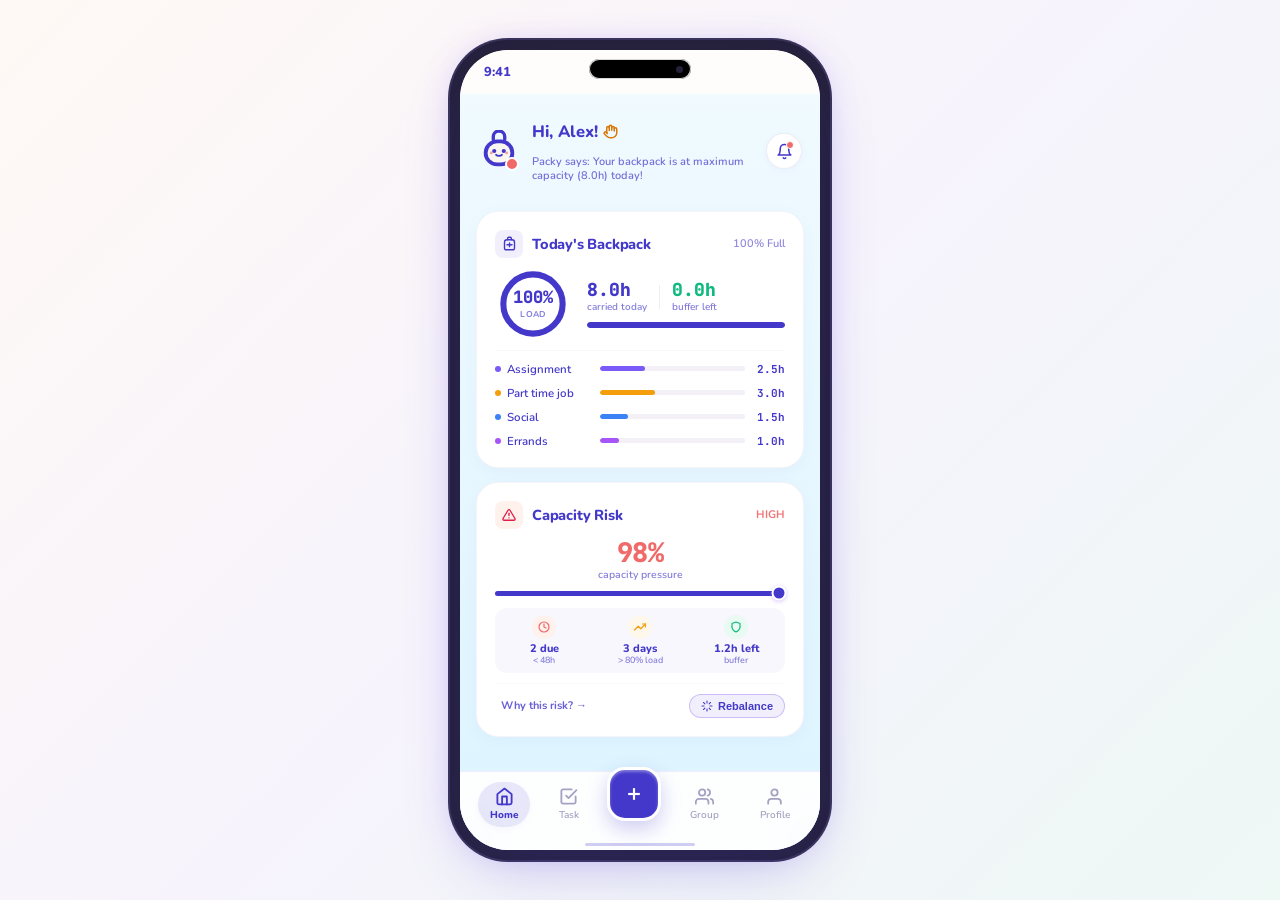
<file: index.html>
<!DOCTYPE html>
<html lang="en">
<head>
  <meta charset="UTF-8" />
  <meta http-equiv="X-UA-Compatible" content="IE=edge" />
  <meta name="viewport" content="width=device-width, initial-scale=1.0" />
  <meta http-equiv="refresh" content="0; url=presentation_layer/html/dashboard.html" />
  <title>Redirecting to X-Sload Dashboard...</title>
  <style>
    body {
      margin: 0;
      padding: 0;
      min-height: 100vh;
      display: flex;
      flex-direction: column;
      align-items: center;
      justify-content: center;
      background-color: #0f172a;
      color: #f8fafc;
      font-family: -apple-system, BlinkMacSystemFont, 'Segoe UI', Roboto, Helvetica, Arial, sans-serif;
      text-align: center;
    }
    .spinner {
      width: 48px;
      height: 48px;
      border: 4px solid rgba(255, 255, 255, 0.1);
      border-left-color: #6366f1;
      border-radius: 50%;
      animation: spin 0.8s linear infinite;
      margin-bottom: 20px;
    }
    @keyframes spin {
      to {
        transform: rotate(360deg);
      }
    }
    p {
      color: #94a3b8;
      font-size: 15px;
      margin: 8px 0;
    }
    a {
      color: #818cf8;
      text-decoration: none;
      font-weight: 500;
      transition: color 0.2s ease;
    }
    a:hover {
      color: #a5b4fc;
      text-decoration: underline;
    }
  </style>
  <script>
    // Immediate JavaScript redirection
    window.location.replace("presentation_layer/html/dashboard.html");
  </script>
</head>
<body>
  <div class="spinner"></div>
  <h2>Redirecting to X-Sload Dashboard...</h2>
  <p>If you are not redirected automatically, <a href="presentation_layer/html/dashboard.html">click here to proceed</a>.</p>
</body>
</html>
</file>
<file: presentation_layer/css/dashboard.css>
/* ==========================================================================
   CSS DESIGN TOKENS & SYSTEM
   Theme: Cozy Macaron Palette (Warm Cream, Lavender, Mint, Peach)
   ========================================================================== */
:root {
  /* Canvas & Surfaces — Warm cream & soft macaron surfaces */
  --bg-canvas: #FAF6F0;
  --bg-surface: #FFFFFF;
  --bg-surface-glass: rgba(255, 255, 255, 0.94);
  --bg-surface-translucent: rgba(255, 255, 255, 0.92);
  --bg-surface-soft: rgba(94, 80, 161, 0.05);
  --bg-surface-subtle: rgba(94, 80, 161, 0.03);
  --bg-surface-hover: #F8F5FF;
  --bg-input: #FCFAFF;
  --bg-track: rgba(94, 80, 161, 0.1);
  --bg-track-light: #F6F3FC;
  --bg-track-muted: #F3F0F8;

  /* Primary Brand — Previous Classic Blue (#4338CA) */
  --primary: #4338CA;
  --primary-hover: #3730A3;
  --primary-active: #312E81;
  --primary-light: rgba(67, 56, 202, 0.12);
  --primary-subtle: rgba(67, 56, 202, 0.08);
  --primary-faint: rgba(67, 56, 202, 0.04);
  --primary-glow: rgba(67, 56, 202, 0.25);
  --primary-glow-lg: rgba(67, 56, 202, 0.35);

  /* Typography */
  --text-primary: #38305B;
  --text-muted: rgba(56, 48, 91, 0.68);
  --text-dim: rgba(56, 48, 91, 0.48);
  --text-subtle: rgba(56, 48, 91, 0.62);
  --text-white: #FFFFFF;
  --text-nav-idle: #A6A0C2;

  /* Borders */
  --border-subtle: rgba(89, 78, 143, 0.1);
  --border-card: rgba(89, 78, 143, 0.06);
  --border-faint: rgba(89, 78, 143, 0.04);
  --border-focus: rgba(139, 92, 246, 0.35);
  --border-white: #FFFFFF;
  --border-glass: rgba(255, 255, 255, 0.85);

  /* Semantic — Success (Soft Mint) */
  --color-success: #10B981;
  --color-success-alt: #34D399;
  --color-success-bg: #E8FAF1;
  --color-success-soft-bg: #E8FAF1;
  --color-success-border: #A7F3D0;
  --color-success-border-soft: #BBF7D0;

  /* Semantic — Warning (Warm Honey / Soft Amber) */
  --color-warning: #F59E0B;
  --color-warning-alt: #FB923C;
  --color-warning-dark: #D97706;
  --color-warning-bg: #FFF7ED;
  --color-warning-soft-bg: #FEF8EC;
  --color-warning-border: #FED7AA;
  --color-warning-border-soft: #FDE68A;

  /* Semantic — Danger (Soft Coral / Warm Rose instead of harsh red) */
  --color-danger: #F06A6A;
  --color-danger-dark: #D9534F;
  --color-danger-bg: #FFF1EC;
  --color-danger-border: #FFDFD4;
  --color-danger-glow: rgba(240, 106, 106, 0.2);

  /* Semantic — Info (Baby Blue) */
  --color-info: #3B82F6;
  --color-info-alt: #60A5FA;
  --color-info-bg: #EEF6FF;

  /* Macaron Palette Tokens */
  --pastel-peach: #FF8A65;
  --pastel-peach-bg: #FFF0EB;
  --pastel-mint: #10B981;
  --pastel-mint-bg: #E8FAF1;
  --pastel-green: #34D399;
  --pastel-green-soft: #6EE7B7;
  --pastel-green-glow: rgba(52, 211, 153, 0.35);
  --pastel-blue: #3B82F6;
  --pastel-blue-bg: #EEF6FF;
  --pastel-lavender: #8B5CF6;
  --pastel-lavender-bg: #F4F0FF;
  --pastel-coral: #F06A6A;
  --pastel-coral-bg: #FFF1EC;

  /* Domain Tags — Soft Macaron Tints */
  --domain-academic: #7A5AF8;
  --domain-academic-bg: #F4F0FF;
  --domain-group: #3B82F6;
  --domain-group-bg: #EEF6FF;
  --domain-work: #F59E0B;
  --domain-work-bg: #FEF8E7;
  --domain-personal: #10B981;
  --domain-personal-bg: #E8FAF1;
  --domain-errands: #A855F7;
  --domain-errands-bg: #FAF5FF;
  --domain-exercise: #10B981;
  --domain-exercise-bg: #E8FAF1;
  --domain-gaming: #F43F5E;
  --domain-gaming-bg: #FFF1F2;
  --domain-custom: #7A5AF8;
  --domain-custom-bg: #F4F0FF;

  /* Current Active Task */
  --bg-current-task: #F4F0FF;
  --border-current-task: #C4B5FD;
  --current-badge-bg: #EDE9FE;
  --current-badge-text: #7A5AF8;

  /* Device Shell */
  --shell-bezel: #25213B;
  --shell-rim: #3A345B;
  --shell-island: #000000;
  --shell-dark: #1E1A34;
  --shell-overlay: rgba(30, 26, 52, 0.55);
  --accent-blue-glow: rgba(186, 230, 253, 0.45);
  --energy-peak: #F472B6;
  --energy-peak-bg: #FDF2F8;
  --white: #FFFFFF;
  --black: #000000;

  /* Super-Rounded Radii */
  --radius-sm: 12px;
  --radius-md: 20px;
  --radius-lg: 28px;
  --radius-xl: 36px;
  --radius-full: 9999px;

  /* Soft Diffused Shadows */
  --shadow-sm: 0 4px 14px rgba(89, 78, 143, 0.04);
  --shadow-md: 0 10px 28px rgba(89, 78, 143, 0.06);
  --shadow-lg: 0 18px 42px rgba(89, 78, 143, 0.09);
  --shadow-glow: 0 0 25px rgba(139, 92, 246, 0.18);

  /* Typography — Nunito + JetBrains Mono */
  --font-main: 'Nunito', -apple-system, BlinkMacSystemFont, sans-serif;
  --font-mono: 'JetBrains Mono', monospace;
}

/* ==========================================================================
   BASE
   ========================================================================== */
body {
  background: linear-gradient(135deg, #FFF9F5 0%, #F6F3FC 50%, #EEF8F5 100%);
  color: var(--text-primary);
  font-family: var(--font-main);
  min-height: 100vh;
  display: flex;
  flex-direction: column;
  align-items: center;
  justify-content: center;
  overflow: hidden;
  padding: 0;
  margin: 0;
}

/* Hide scrollbar UI, keep scrolling functional */
html, body, * {
  -ms-overflow-style: none !important;
  scrollbar-width: none !important;
}

*::-webkit-scrollbar,
::-webkit-scrollbar {
  display: none !important;
  width: 0 !important;
  height: 0 !important;
  background: transparent !important;
}

/* ==========================================================================
   DEVICE SHELL
   ========================================================================== */
.device-container {
  position: relative;
  width: 100%;
  max-width: 360px;
  height: 800px;
  max-height: 96vh;
  background: linear-gradient(180deg, #FFFDFB 0%, #FAF6F4 100%);
  border-radius: 48px;
  box-shadow:
    0 25px 65px -12px var(--primary-glow),
    0 0 0 10px var(--shell-bezel),
    0 0 0 12px var(--shell-rim),
    0 0 35px var(--border-focus);
  display: flex;
  flex-direction: column;
  overflow: hidden;
  transition: all 0.3s cubic-bezier(0.4, 0, 0.2, 1);
  margin: 8px 0;
}

body.full-mobile-mode .device-container {
  max-width: 500px;
  height: 100vh;
  max-height: 100vh;
  border-radius: 0;
  box-shadow: none;
  margin: 0;
}

/* ==========================================================================
   STATUS BAR & NOTCH
   ========================================================================== */
.status-bar {
  height: 44px;
  width: 100%;
  display: flex;
  align-items: center;
  justify-content: space-between;
  padding: 0 24px;
  font-size: 13px;
  font-weight: 800;
  color: var(--primary);
  z-index: 50;
  flex-shrink: 0;
}

.notch-island {
  position: absolute;
  top: 9px;
  left: 50%;
  transform: translateX(-50%);
  width: 86px;
  height: 20px;
  background: var(--shell-island);
  border-radius: 20px;
  display: flex;
  align-items: center;
  justify-content: flex-end;
  padding: 0 8px;
  z-index: 60;
  box-shadow: inset 0 0 0 1px var(--border-glass);
}

.island-dot {
  width: 7px;
  height: 7px;
  background: var(--shell-bezel);
  border-radius: 50%;
}

.status-icons {
  display: flex;
  align-items: center;
  gap: 6px;
  color: var(--primary);
}

/* ==========================================================================
   APP VIEWPORT
   ========================================================================== */
.app-viewport {
  flex: 1;
  overflow-y: auto;
  overflow-x: hidden;
  padding: 8px 16px 95px 16px;
  display: flex;
  flex-direction: column;
  gap: 20px;
  scroll-behavior: smooth;
  background: linear-gradient(
    rgb(240, 250, 255) 0%,
    rgb(220, 244, 255) 100%
  );
}

/* ==========================================================================
   APP HEADER
   ========================================================================== */
.app-header {
  display: flex;
  align-items: center;
  justify-content: space-between;
  padding: 6px 2px 2px 2px;
  gap: 8px;
}

.app-header h2 {
  color: var(--primary);
}

.header-actions {
  display: flex;
  align-items: center;
  gap: 8px;
}

.icon-btn {
  position: relative;
  width: 36px;
  height: 36px;
  border-radius: 50%;
  background: var(--white);
  border: 1px solid var(--border-subtle);
  color: var(--primary);
  display: flex;
  align-items: center;
  justify-content: center;
  cursor: pointer;
  box-shadow: 0 2px 8px var(--primary-faint);
  transition: all 0.2s;
}

.icon-btn:hover {
  background: var(--white);
  transform: translateY(-1px);
  box-shadow: 0 4px 12px var(--primary-light);
}

.badge-count {
  position: absolute;
  top: 7px;
  right: 7px;
  width: 6px;
  height: 6px;
  background: var(--color-danger);
  border-radius: 50%;
  border: 1.5px solid var(--white);
}

/* ==========================================================================
   COMPANION & GREETING
   ========================================================================== */
.companion-header-group {
  display: flex;
  align-items: center;
  gap: 12px;
}

.companion-mascot-avatar {
  position: relative;
  width: 42px;
  height: 42px;
  flex-shrink: 0;
  animation: gentleBounce 4s ease-in-out infinite;
  cursor: pointer;
}

.companion-mood-dot {
  position: absolute;
  bottom: 1px;
  right: 1px;
  width: 10px;
  height: 10px;
  border-radius: 50%;
  border: 2px solid var(--white);
  background: var(--color-success-alt);
}

.companion-mood-dot.busy {
  background: var(--color-warning-alt);
}

.companion-mood-dot.critical {
  background: var(--color-danger);
}

.user-greeting-block h2 {
  font-size: 16.5px;
  font-weight: 800;
  color: var(--primary);
  line-height: 1.2;
  display: flex;
  align-items: center;
  gap: 5px;
}

.user-greeting-block p {
  font-size: 11px;
  color: var(--primary);
  opacity: 0.72;
  font-weight: 600;
  margin-top: 2px;
  line-height: 1.3;
}

/* ==========================================================================
   DASHBOARD CARD (FLAT, BORDERLESS)
   ========================================================================== */
.dashboard-card {
  background: var(--white);
  border: 1px solid var(--border-card);
  border-radius: 22px;
  padding: 18px;
  box-shadow: 0 4px 20px -2px var(--primary-faint);
  display: flex;
  flex-direction: column;
  gap: 8px;
  position: relative;
}

.card-header-row {
  display: flex;
  align-items: center;
  justify-content: space-between;
}

.card-title-meta {
  display: flex;
  align-items: center;
  gap: 9px;
}

.card-icon-box {
  width: 28px;
  height: 28px;
  border-radius: 8px;
  background: var(--primary-subtle);
  display: flex;
  align-items: center;
  justify-content: center;
  flex-shrink: 0;
}

.card-icon-box.risk {
  background: var(--color-danger-bg);
}

.card-title-text h3 {
  font-size: 14.5px;
  font-weight: 800;
  color: var(--primary);
  letter-spacing: -0.2px;
  margin: 0;
}

.status-subtext {
  font-size: 11px;
  font-weight: 600;
  color: var(--primary);
  opacity: 0.6;
}

/* ==========================================================================
   CARD 1: TODAY'S BACKPACK
   ========================================================================== */
.backpack-hero-row {
  display: flex;
  align-items: center;
  gap: 16px;
}

.workload-gauge-container {
  position: relative;
  width: 76px;
  height: 76px;
  flex-shrink: 0;
}

.workload-gauge-container svg {
  transform: rotate(-90deg);
  width: 100%;
  height: 100%;
}

.workload-gauge-bg {
  fill: none;
  stroke: var(--bg-surface-hover);
  stroke-width: 8;
}

.workload-gauge-progress {
  fill: none;
  stroke-linecap: round;
  stroke-width: 8;
  stroke: var(--primary);
  stroke-dasharray: 245;
  stroke-dashoffset: 36;
  transition: stroke-dashoffset 0.8s cubic-bezier(0.4, 0, 0.2, 1);
}

.gauge-center-content {
  position: absolute;
  top: 50%;
  left: 50%;
  transform: translate(-50%, -50%);
  text-align: center;
  display: flex;
  flex-direction: column;
  align-items: center;
}

.gauge-center-content .gauge-pct {
  font-size: 17px;
  font-weight: 800;
  color: var(--primary);
  font-family: var(--font-mono);
  line-height: 1;
}

.gauge-center-content .gauge-sub {
  font-size: 8.5px;
  color: var(--primary);
  font-weight: 700;
  text-transform: uppercase;
  letter-spacing: 0.4px;
  opacity: 0.65;
  margin-top: 2px;
}

.backpack-stats-col {
  display: flex;
  flex-direction: column;
  gap: 8px;
  flex: 1;
}

.hero-load-numbers {
  display: flex;
  align-items: center;
  gap: 12px;
}

.load-stat-item {
  display: flex;
  flex-direction: column;
}

.stat-big-num {
  font-size: 18px;
  font-weight: 800;
  font-family: var(--font-mono);
  color: var(--primary);
  line-height: 1.1;
}

.stat-big-num.green {
  color: var(--color-success);
}

.stat-sub-label {
  font-size: 10px;
  font-weight: 600;
  color: var(--primary);
  opacity: 0.65;
}

.stat-divider {
  width: 1px;
  height: 24px;
  background: var(--border-subtle);
}

.capacity-progress-track {
  width: 100%;
  height: 6px;
  background: var(--border-subtle);
  border-radius: 4px;
  overflow: hidden;
}

.capacity-progress-fill {
  height: 100%;
  width: 85%;
  background: var(--primary);
  border-radius: 4px;
  transition: width 0.6s ease;
}

.backpack-pack-note {
  font-size: 11px;
  color: var(--primary);
  font-weight: 500;
  line-height: 1.35;
  background: var(--color-success-soft-bg);
  border-radius: 10px;
  padding: 7px 11px;
  margin: 0;
  border: 1px solid var(--color-success-bg);
}

.backpack-breakdown-list {
  display: flex;
  flex-direction: column;
  gap: 8px;
  padding-top: 10px;
  border-top: 1px solid var(--border-faint);
}

.breakdown-item {
  display: flex;
  align-items: center;
  justify-content: space-between;
  gap: 10px;
  font-size: 11.5px;
}

.breakdown-label {
  display: flex;
  align-items: center;
  gap: 6px;
  color: var(--primary);
  font-weight: 600;
  width: 95px;
}

.breakdown-dot {
  width: 6px;
  height: 6px;
  border-radius: 50%;
}

.breakdown-dot.assignment    { background: var(--domain-academic, #7A5AF8); }
.breakdown-dot.part_time_job { background: var(--domain-work, #F59E0B); }
.breakdown-dot.social        { background: var(--domain-group, #3B82F6); }
.breakdown-dot.errands       { background: var(--domain-errands, #A855F7); }
.breakdown-dot.academic      { background: var(--domain-academic, #7A5AF8); }
.breakdown-dot.work          { background: var(--domain-work, #F59E0B); }
.breakdown-dot.group         { background: var(--domain-group, #3B82F6); }
.breakdown-dot.personal      { background: var(--domain-errands, #A855F7); }

.breakdown-bar-wrap {
  flex: 1;
  height: 5px;
  background: var(--bg-track-muted);
  border-radius: 4px;
  overflow: hidden;
}

.mini-bar-fill {
  height: 100%;
  border-radius: 4px;
}

.mini-bar-fill.assignment    { background: var(--domain-academic, #7A5AF8); }
.mini-bar-fill.part_time_job { background: var(--domain-work, #F59E0B); }
.mini-bar-fill.social        { background: var(--domain-group, #3B82F6); }
.mini-bar-fill.errands       { background: var(--domain-errands, #A855F7); }
.mini-bar-fill.academic      { background: var(--domain-academic, #7A5AF8); }
.mini-bar-fill.work          { background: var(--domain-work, #F59E0B); }
.mini-bar-fill.group         { background: var(--domain-group, #3B82F6); }
.mini-bar-fill.personal      { background: var(--domain-errands, #A855F7); }

.breakdown-val {
  font-size: 11px;
  font-family: var(--font-mono);
  font-weight: 700;
  color: var(--primary);
  width: 30px;
  text-align: right;
}

/* ==========================================================================
   CARD 2: CAPACITY RISK
   ========================================================================== */
.risk-badge-clean {
  display: inline-flex;
  align-items: center;
  gap: 5px;
  background: var(--color-danger-bg);
  border: 1px solid var(--color-danger-border);
  color: var(--color-danger);
  border-radius: 20px;
  padding: 3px 9px;
  font-size: 10.5px;
  font-weight: 700;
  font-family: var(--font-mono);
  cursor: pointer;
}

.risk-indicator-dot {
  width: 5px;
  height: 5px;
  border-radius: 50%;
  background: var(--color-danger);
  animation: pulse 2s infinite ease-in-out;
}

.risk-hero-meter-block {
  display: flex;
  flex-direction: column;
  align-items: center;
  gap: 5px;
  padding: 2px 0 4px 0;
}

.risk-hero-score-row {
  display: flex;
  flex-direction: column;
  align-items: center;
  text-align: center;
  gap: 1px;
}

.risk-hero-score {
  font-size: 27px;
  font-weight: 800;
  font-family: var(--font-mono);
  color: var(--color-danger);
  line-height: 1;
  letter-spacing: -0.5px;
}

.risk-hero-label {
  font-size: 10.5px;
  font-weight: 600;
  color: var(--primary);
  opacity: 0.65;
  text-transform: lowercase;
}

.risk-pressure-track {
  position: relative;
  width: 100%;
  height: 5px;
  background: var(--border-subtle);
  border-radius: 999px;
  margin-top: 4px;
}

.risk-pressure-fill {
  height: 100%;
  border-radius: 999px;
  background: var(--primary);
  transition: width 0.6s ease;
}

.risk-pressure-pin {
  position: absolute;
  top: 50%;
  transform: translate(-50%, -50%);
  width: 11px;
  height: 11px;
  border-radius: 50%;
  background: var(--primary);
  border: 2px solid var(--white);
  box-shadow: 0 1px 4px var(--border-focus);
  transition: left 0.6s ease;
}

.risk-signals-grid {
  display: grid;
  grid-template-columns: repeat(3, 1fr);
  gap: 6px;
  padding: 7px 4px;
  background: var(--primary-faint);
  border-radius: 12px;
}

.risk-signal-item {
  display: flex;
  flex-direction: column;
  align-items: center;
  text-align: center;
  gap: 4px;
}

.signal-icon-bubble {
  width: 24px;
  height: 24px;
  border-radius: 50%;
  display: flex;
  align-items: center;
  justify-content: center;
}

.signal-icon-bubble.red {
  background: var(--color-danger-bg);
  color: var(--color-danger);
}

.signal-icon-bubble.amber {
  background: var(--color-warning-soft-bg);
  color: var(--color-warning);
}

.signal-icon-bubble.green {
  background: var(--color-success-soft-bg);
  color: var(--color-success);
}

.signal-info {
  display: flex;
  flex-direction: column;
  align-items: center;
  line-height: 1.15;
}

.signal-val {
  font-size: 11px;
  font-weight: 800;
  color: var(--primary);
}

.signal-sub {
  font-size: 9px;
  color: var(--primary);
  opacity: 0.62;
  font-weight: 600;
}

.risk-actions-row {
  display: flex;
  align-items: center;
  justify-content: space-between;
  gap: 10px;
  margin-top: 2px;
  padding-top: 10px;
  border-top: 1px solid var(--border-faint);
}

.link-action-btn {
  background: transparent;
  border: none;
  padding: 0;
  color: var(--primary);
  font-size: 11px;
  font-weight: 700;
  cursor: pointer;
  opacity: 0.8;
  transition: opacity 0.2s;
}

.link-action-btn:hover {
  opacity: 1;
  text-decoration: underline;
}

.btn-rebalance-pill {
  background: var(--primary-subtle);
  border: 1px solid var(--border-focus);
  border-radius: 14px;
  padding: 5px 11px;
  font-size: 11px;
  font-weight: 700;
  color: var(--primary);
  display: flex;
  align-items: center;
  gap: 5px;
  cursor: pointer;
  transition: all 0.2s;
}

.btn-rebalance-pill:hover {
  background: var(--primary);
  color: var(--white);
  box-shadow: 0 3px 10px var(--primary-glow);
}

/* ==========================================================================
   BOTTOM DOCK NAVIGATION
   ========================================================================== */
.mobile-bottom-dock {
  position: absolute;
  bottom: 0;
  left: 0;
  right: 0;
  height: 64px;
  background: var(--bg-surface-glass);
  backdrop-filter: blur(20px);
  -webkit-backdrop-filter: blur(20px);
  border-top: 1px solid var(--primary-subtle);
  display: flex;
  align-items: center;
  justify-content: space-around;
  padding: 0 10px 14px 10px;
  z-index: 80;
}

.dock-tab {
  display: flex;
  flex-direction: column;
  align-items: center;
  gap: 2px;
  color: var(--text-nav-idle);
  text-decoration: none;
  font-size: 10px;
  font-weight: 600;
  transition: all 0.22s cubic-bezier(0.34, 1.56, 0.64, 1);
  cursor: pointer;
  position: relative;
  padding: 5px 12px;
  border-radius: var(--radius-full);
}

.dock-tab:hover {
  color: var(--primary);
  transform: translateY(-1px);
}

.dock-tab.active {
  color: var(--primary);
  font-weight: 800;
  background: var(--primary-light);
  box-shadow: 0 2px 8px var(--primary-faint);
}

.dock-tab svg {
  width: 19px;
  height: 19px;
  stroke-width: 2.3;
  stroke-linecap: round;
  stroke-linejoin: round;
}

.dock-center-fab {
  position: relative;
  top: -10px;
  width: 48px;
  height: 48px;
  border-radius: 18px;
  background: var(--primary);
  color: var(--white);
  display: flex;
  align-items: center;
  justify-content: center;
  box-shadow:
    0 8px 20px var(--primary-glow),
    inset 0 2px 3px rgba(255, 255, 255, 0.35);
  border: 3px solid var(--white);
  cursor: pointer;
  transition: all 0.25s cubic-bezier(0.34, 1.56, 0.64, 1);
}

.dock-center-fab:hover {
  background: var(--primary-hover);
  transform: scale(1.08) translateY(-2px);
  box-shadow: 0 12px 24px var(--primary-glow-lg);
}

.dock-center-fab:active {
  background: var(--primary-active);
  transform: scale(0.96);
}

.home-indicator {
  position: absolute;
  bottom: 4px;
  left: 50%;
  transform: translateX(-50%);
  width: 110px;
  height: 3px;
  background: var(--primary-glow);
  border-radius: 4px;
  z-index: 90;
  pointer-events: none;
}

/* ==========================================================================
   MODALS & BOTTOM SHEETS
   ========================================================================== */
.modal-overlay {
  position: absolute;
  top: 0;
  left: 0;
  right: 0;
  bottom: 0;
  background: var(--shell-overlay);
  backdrop-filter: blur(8px);
  -webkit-backdrop-filter: blur(8px);
  z-index: 100;
  display: flex;
  flex-direction: column;
  justify-content: flex-end;
  opacity: 0;
  pointer-events: none;
  transition: opacity 0.3s ease;
}

.modal-overlay.active {
  opacity: 1;
  pointer-events: auto;
}

.modal-backdrop {
  position: absolute;
  top: 0;
  left: 0;
  right: 0;
  bottom: 0;
  z-index: 1;
}

.bottom-sheet,
.modal-sheet {
  background: var(--white);
  border: 1px solid var(--border-subtle);
  border-bottom: none;
  border-radius: 32px 32px 0 0;
  padding: 16px 18px 26px 18px;
  transform: translateY(100%);
  transition: transform 0.35s cubic-bezier(0.16, 1, 0.3, 1);
  max-height: 88%;
  overflow-y: auto;
  display: flex;
  flex-direction: column;
  gap: 14px;
  box-shadow: 0 -12px 45px rgba(37, 33, 59, 0.25);
  position: relative;
  z-index: 2;
}

.modal-overlay.active .bottom-sheet,
.modal-overlay.active .modal-sheet {
  transform: translateY(0);
}

.modal-drag-handle,
.sheet-handle {
  width: 38px;
  height: 4.5px;
  background: var(--border-focus);
  border-radius: var(--radius-full);
  align-self: center;
  margin-bottom: 2px;
  flex-shrink: 0;
}

.sheet-header {
  display: flex;
  align-items: start;
  justify-content: space-between;
}

.sheet-header h3 {
  margin: 0;
  font-size: 15.5px;
  font-weight: 800;
  color: var(--primary);
}

.close-btn {
  background: var(--primary-subtle);
  border: none;
  width: 26px;
  height: 26px;
  border-radius: 50%;
  color: var(--primary);
  display: flex;
  align-items: center;
  justify-content: center;
  cursor: pointer;
  font-size: 13px;
  font-weight: 700;
}

/* Factor item & Nudge card — used across Risk Explain, Rebalance & Notifications modals */
.factor-item,
.nudge-card {
  background: var(--primary-faint);
  border: 1px solid var(--primary-light);
  border-radius: var(--radius-md);
  padding: 12px 14px;
  display: flex;
  flex-direction: column;
  gap: 8px;
}

.factor-header,
.nudge-header {
  display: flex;
  align-items: center;
  gap: 10px;
}

.factor-icon {
  width: 30px;
  height: 30px;
  border-radius: 8px;
  display: flex;
  align-items: center;
  justify-content: center;
  font-size: 14px;
  flex-shrink: 0;
}

.factor-title,
.nudge-title {
  font-size: 13px;
  font-weight: 800;
  color: var(--primary);
  margin: 0;
}

.factor-desc,
.nudge-desc {
  font-size: 11px;
  color: var(--primary);
  line-height: 1.4;
  margin: 0;
  opacity: 0.88;
}

.factor-value {
  font-family: var(--font-mono);
  font-size: 10.5px;
  font-weight: 800;
  margin-left: auto;
  padding: 2px 6px;
  border-radius: 4px;
}

.nudge-time {
  font-size: 10px;
  color: var(--primary);
  opacity: 0.7;
  font-family: var(--font-mono);
}



.modal-actions {
  display: flex;
  flex-direction: column;
  gap: 7px;
  margin-top: 2px;
}

.btn-action-primary {
  background: var(--primary);
  color: var(--white);
  border: none;
  padding: 11px;
  border-radius: var(--radius-md);
  font-size: 12.5px;
  font-weight: 800;
  cursor: pointer;
  display: flex;
  align-items: center;
  justify-content: center;
  gap: 6px;
  box-shadow: 0 4px 15px var(--primary-glow-lg);
  width: 100%;
  transition: all 0.2s cubic-bezier(0.34, 1.56, 0.64, 1);
}

.btn-action-primary:hover {
  background: var(--primary-hover);
  transform: translateY(-1px);
  box-shadow: 0 6px 18px var(--primary-glow-lg);
}

.btn-action-primary:active {
  background: var(--primary-active);
  transform: translateY(0);
}

.btn-action-secondary {
  background: var(--border-faint);
  color: var(--primary);
  border: 1px solid var(--border-subtle);
  padding: 10px;
  border-radius: var(--radius-md);
  font-size: 12px;
  font-weight: 700;
  cursor: pointer;
  text-align: center;
}

/* Quick Action Grid (+ FAB modal) */
.quick-action-grid {
  display: flex;
  flex-direction: column;
  gap: 10px;
  margin-top: 6px;
}

.quick-action-btn {
  display: flex;
  align-items: center;
  gap: 12px;
  padding: 12px 14px;
  background: var(--bg-input);
  border: 1px solid var(--primary-subtle);
  border-radius: 14px;
  cursor: pointer;
  transition: all 0.2s;
  text-align: left;
}

.quick-action-btn:hover {
  background: var(--bg-surface-hover);
  border-color: var(--primary-glow);
  transform: translateY(-1px);
}

.quick-action-icon {
  width: 34px;
  height: 34px;
  border-radius: 10px;
  background: var(--white);
  display: flex;
  align-items: center;
  justify-content: center;
  box-shadow: 0 2px 6px var(--primary-subtle);
  color: var(--primary);
  flex-shrink: 0;
}

.quick-action-info h5 {
  font-size: 13px;
  font-weight: 800;
  color: var(--primary);
  margin: 0;
}

.quick-action-info p {
  font-size: 10.5px;
  color: var(--primary);
  opacity: 0.68;
  margin: 2px 0 0 0;
}

/* ==========================================================================
   TOAST NOTIFICATION (DISABLED)
   ========================================================================== */
.toast-popup {
  display: none !important;
  visibility: hidden !important;
  pointer-events: none !important;
}

.toast-content {
  flex: 1;
  font-size: 11.5px;
  color: var(--white);
}

/* ==========================================================================
   ANIMATIONS
   ========================================================================== */
@keyframes pulse {
  0%, 100% { opacity: 1; transform: scale(1); }
  50%       { opacity: 0.5; transform: scale(0.9); }
}

@keyframes gentleBounce {
  0%, 100% { transform: translateY(0); }
  50%       { transform: translateY(-8px); }
}

@keyframes fadeInScreen {
  from { opacity: 0; transform: translateY(6px); }
  to   { opacity: 1; transform: translateY(0); }
}

/* ==========================================================================
   APP SCREENS CONTAINER & SWITCHING
   ========================================================================== */
.app-screen {
  display: flex;
  flex-direction: column;
  gap: 14px;
  width: 100%;
}

.app-screen.active {
  animation: fadeInScreen 0.25s cubic-bezier(0.16, 1, 0.3, 1);
}

/* ==========================================================================
   TASK LIST & CALENDAR SCREEN
   ========================================================================== */
.task-header {
  margin-bottom: 2px;
}

.task-header-title-wrap h2 {
  font-size: 20px;
  font-weight: 800;
  color: var(--primary);
  letter-spacing: -0.3px;
  margin: 0;
}

.task-header-subtitle {
  font-size: 11.5px;
  color: var(--text-muted);
  margin-top: 2px;
  font-weight: 600;
}

/* Time Horizon Segmented Control */
.time-horizon-container {
  width: 100%;
}

.time-horizon-selector {
  display: flex;
  background: var(--white);
  border: 1px solid var(--border-card);
  border-radius: var(--radius-full);
  padding: 4px;
  box-shadow: var(--shadow-sm);
  gap: 4px;
}

.horizon-pill {
  flex: 1;
  border: none;
  background: transparent;
  color: var(--text-muted);
  font-family: var(--font-main);
  font-size: 11.5px;
  font-weight: 700;
  padding: 8px 4px;
  border-radius: var(--radius-full);
  cursor: pointer;
  transition: all 0.2s ease;
  text-align: center;
}

.horizon-pill:hover {
  color: var(--text-primary);
}

.horizon-pill.active {
  background: var(--primary);
  color: var(--white);
  box-shadow: 0 2px 8px var(--primary-glow);
}

/* Calendar Card & Views */
.calendar-card {
  background: var(--bg-surface);
  border: 1px solid var(--border-card);
  border-radius: var(--radius-lg);
  padding: 13px 14px;
  box-shadow: var(--shadow-sm);
  display: flex;
  flex-direction: column;
  gap: 10px;
}

.calendar-header-row {
  display: flex;
  align-items: center;
  justify-content: space-between;
}

.cal-title-group {
  display: flex;
  flex-direction: column;
  gap: 1px;
}

.cal-badge-label {
  font-size: 10px;
  font-weight: 800;
  color: var(--text-dim);
  text-transform: uppercase;
  letter-spacing: 0.6px;
}

.cal-month-title {
  font-size: 14px;
  font-weight: 800;
  color: var(--primary);
  margin: 0;
}

.cal-reset-btn {
  background: var(--bg-surface-hover);
  border: 1px solid var(--border-subtle);
  color: var(--primary);
  font-family: var(--font-main);
  font-size: 10.5px;
  font-weight: 700;
  padding: 4px 10px;
  border-radius: var(--radius-full);
  cursor: pointer;
  transition: all 0.2s ease;
}

.cal-reset-btn:hover {
  background: var(--primary-light);
}

/* Week 7-Day Strip */
.calendar-week-strip {
  display: grid;
  grid-template-columns: repeat(7, 1fr);
  gap: 4px;
}

.cal-day-cell {
  display: flex;
  flex-direction: column;
  align-items: center;
  justify-content: center;
  padding: 7px 2px;
  border-radius: var(--radius-md);
  border: 1px solid transparent;
  cursor: pointer;
  transition: all 0.2s ease;
  user-select: none;
  background: var(--bg-input);
}

.cal-day-cell:hover {
  background: var(--bg-surface-hover);
}

.cal-day-cell.is-today {
  border-color: var(--primary-glow);
}

.cal-day-cell.active {
  background: var(--primary);
  border-color: var(--primary);
  box-shadow: 0 4px 12px var(--primary-glow);
}

.cal-day-name {
  font-size: 9.5px;
  font-weight: 700;
  color: var(--text-dim);
  text-transform: uppercase;
}

.cal-day-cell.active .cal-day-name {
  color: var(--white);
  opacity: 0.85;
}

.cal-day-num {
  font-family: var(--font-mono);
  font-size: 13.5px;
  font-weight: 800;
  color: var(--text-primary);
  margin: 3px 0 2px 0;
}

.cal-day-cell.active .cal-day-num {
  color: var(--white);
}

.cal-day-indicators {
  display: flex;
  align-items: center;
  gap: 2px;
  height: 5px;
}

.cal-day-dot {
  width: 4px;
  height: 4px;
  border-radius: var(--radius-full);
  background: var(--primary);
}

.cal-day-cell.active .cal-day-dot {
  background: var(--bg-canvas);
}

/* Month Calendar Grid */
.calendar-month-grid {
  display: grid;
  grid-template-columns: repeat(7, 1fr);
  gap: 4px;
}

.cal-month-header {
  font-size: 9.5px;
  font-weight: 800;
  color: var(--text-dim);
  text-align: center;
  padding: 2px 0 4px 0;
  text-transform: uppercase;
}

.cal-month-day {
  height: 30px;
  display: flex;
  flex-direction: column;
  align-items: center;
  justify-content: center;
  border-radius: var(--radius-sm);
  font-family: var(--font-mono);
  font-size: 11px;
  font-weight: 700;
  color: var(--text-primary);
  cursor: pointer;
  position: relative;
  transition: all 0.15s ease;
  background: var(--bg-input);
}

.cal-month-day.empty {
  background: transparent;
  cursor: default;
}

.cal-month-day:not(.empty):hover {
  background: var(--bg-surface-hover);
}

.cal-month-day.is-today {
  border: 1.5px solid var(--primary);
}

.cal-month-day.active {
  background: var(--primary);
  color: var(--white);
  box-shadow: 0 2px 8px var(--primary-glow);
}

.cal-month-has-task::after {
  content: '';
  position: absolute;
  bottom: 2px;
  width: 3.5px;
  height: 3.5px;
  border-radius: var(--radius-full);
  background: var(--primary);
}

.cal-month-day.active.cal-month-has-task::after {
  background: var(--bg-canvas);
}

/* Category Filter Bar */
.category-filter-section {
  display: flex;
  flex-direction: column;
  gap: 6px;
}

.category-filter-header {
  display: flex;
  align-items: center;
  justify-content: space-between;
  padding: 0 2px;
}

.filter-title {
  font-size: 11px;
  font-weight: 800;
  color: var(--text-dim);
  text-transform: uppercase;
  letter-spacing: 0.5px;
}

.filter-count {
  font-family: var(--font-mono);
  font-size: 10.5px;
  font-weight: 700;
  color: var(--primary);
  background: var(--primary-light);
  padding: 2px 8px;
  border-radius: var(--radius-full);
}

.category-filter-scroll {
  display: flex;
  gap: 6px;
  overflow-x: auto;
  padding-bottom: 2px;
  -webkit-overflow-scrolling: touch;
  scrollbar-width: none;
}

.category-filter-scroll::-webkit-scrollbar {
  display: none;
}

.category-chip {
  display: inline-flex;
  align-items: center;
  gap: 4px;
  padding: 6px 12px;
  border-radius: var(--radius-full);
  font-size: 11px;
  font-weight: 700;
  border: 1px solid var(--border-card);
  background: var(--white);
  color: var(--text-muted);
  white-space: nowrap;
  cursor: pointer;
  transition: all 0.2s ease;
  user-select: none;
}

.category-chip:hover {
  background: var(--bg-surface-hover);
  color: var(--text-primary);
}

.category-chip.active {
  background: var(--primary);
  color: var(--white);
  border-color: var(--primary);
  box-shadow: 0 2px 8px var(--primary-glow);
}

.category-chip-count {
  display: inline-flex;
  align-items: center;
  justify-content: center;
  font-family: var(--font-mono);
  font-weight: 800;
  font-size: 10px;
  min-width: 17px;
  height: 17px;
  padding: 0 4px;
  border-radius: var(--radius-full);
  background: var(--primary-light);
  color: var(--primary);
  margin-left: 3px;
  line-height: 1;
  box-sizing: border-box;
}

.category-chip.active .category-chip-count {
  background: rgba(255, 255, 255, 0.28);
  color: var(--white);
}

/* Task Cards Section */
.task-list-section {
  display: flex;
  flex-direction: column;
  gap: 10px;
}

.task-empty-state {
  background: var(--white);
  border: 1px dashed var(--border-focus);
  border-radius: var(--radius-lg);
  padding: 24px 16px;
  text-align: center;
  display: flex;
  flex-direction: column;
  align-items: center;
  gap: 6px;
}

.task-empty-title {
  font-size: 13px;
  font-weight: 800;
  color: var(--text-primary);
  margin: 0;
}

.task-empty-sub {
  font-size: 11px;
  color: var(--text-muted);
  margin: 0;
}

/* User Specified Task Card:
   title  time
   category
   done missed */
.task-card {
  background: var(--bg-surface);
  border: 1px solid var(--border-card);
  border-radius: var(--radius-md);
  padding: 12px 14px;
  box-shadow: var(--shadow-sm);
  display: flex;
  flex-direction: column;
  gap: 8px;
  transition: all 0.2s ease;
}

.task-card:hover {
  transform: translateY(-1px);
  box-shadow: var(--shadow-md);
}

.task-card.is-done {
  border-color: var(--color-success-border);
  background: var(--color-success-soft-bg);
}

.task-card.is-done .task-card-title {
  text-decoration: line-through;
  opacity: 0.75;
}

.task-card.is-missed {
  border-color: var(--color-danger-border);
  background: var(--color-danger-bg);
}

/* Current Active Task Card Styling */
.task-card.is-current {
  background: var(--bg-current-task);
  border: 1.5px solid var(--border-current-task);
  box-shadow: 0 4px 14px rgba(56, 189, 248, 0.22);
}

.task-card-header {
  display: flex;
  align-items: flex-start;
  justify-content: space-between;
  gap: 10px;
}

.task-card-title {
  font-size: 12.5px;
  font-weight: 700;
  color: var(--text-primary);
  line-height: 1.35;
  flex: 1;
  margin: 0;
}

.task-category-tag {
  display: inline-flex;
  align-items: center;
  padding: 3px 9px;
  border-radius: var(--radius-full);
  font-size: 10px;
  font-weight: 700;
  text-transform: capitalize;
  white-space: nowrap;
  flex-shrink: 0;
}

.task-card-time-row {
  display: flex;
  align-items: center;
  gap: 6px;
  flex-wrap: wrap;
  margin-top: -2px;
}

.task-card-date-badge {
  display: inline-flex;
  align-items: center;
  font-family: var(--font-mono);
  font-size: 10px;
  font-weight: 800;
  color: var(--primary);
  background: var(--primary-light);
  padding: 2.5px 7px;
  border-radius: var(--radius-sm);
  white-space: nowrap;
}

.task-card-time {
  display: inline-flex;
  align-items: center;
  gap: 5px;
  font-family: var(--font-mono);
  font-size: 10.5px;
  font-weight: 700;
  color: var(--text-muted);
  background: var(--bg-input);
  padding: 3px 8px;
  border-radius: var(--radius-sm);
}

.current-task-pill {
  display: inline-flex;
  align-items: center;
  gap: 4px;
  font-family: var(--font-main);
  font-size: 9.5px;
  font-weight: 800;
  color: var(--current-badge-text);
  background: var(--current-badge-bg);
  padding: 2px 7px;
  border-radius: var(--radius-full);
}

.current-task-dot {
  width: 5px;
  height: 5px;
  border-radius: var(--radius-full);
  background: var(--current-badge-text);
  animation: pulse 1.8s infinite;
}

.task-card.is-done .task-card-time {
  background: rgba(16, 185, 129, 0.15);
  color: var(--color-success);
}

.task-card.is-missed .task-card-time {
  background: rgba(225, 29, 72, 0.12);
  color: var(--color-danger);
}

/* Category specific colors using :root tokens */
.task-category-tag.cat-assignment {
  background: var(--domain-academic-bg);
  color: var(--domain-academic);
}

.task-category-tag.cat-part_time_job {
  background: var(--domain-work-bg);
  color: var(--domain-work);
}

.task-category-tag.cat-social {
  background: var(--domain-group-bg);
  color: var(--domain-group);
}

.task-category-tag.cat-errands {
  background: var(--domain-errands-bg);
  color: var(--domain-errands);
}

.task-category-tag.cat-exercise {
  background: var(--domain-exercise-bg);
  color: var(--domain-exercise);
}

.task-category-tag.cat-gaming {
  background: var(--domain-gaming-bg);
  color: var(--domain-gaming);
}

.task-category-tag.cat-custom {
  background: var(--domain-custom-bg);
  color: var(--domain-custom);
}

/* Done & Missed Action Row */
.task-card-actions {
  display: flex;
  align-items: center;
  gap: 8px;
  margin-top: 2px;
}

.task-card-actions.only-done,
.task-card-actions.only-rescheduled {
  justify-content: flex-end;
}

.task-card-actions.only-done .task-action-btn,
.task-card-actions.only-rescheduled .task-action-btn {
  flex: 0 0 auto;
  min-width: 105px;
  padding: 6px 14px;
}

.task-action-btn {
  flex: 1;
  display: inline-flex;
  align-items: center;
  justify-content: center;
  gap: 5px;
  padding: 6px 10px;
  border-radius: var(--radius-sm);
  font-size: 11px;
  font-weight: 700;
  font-family: var(--font-main);
  border: 1px solid var(--border-subtle);
  background: var(--bg-surface);
  cursor: pointer;
  transition: all 0.2s ease;
}

.task-action-btn.btn-done {
  color: var(--color-success);
  border-color: var(--color-success-border-soft);
}

.task-action-btn.btn-done:hover {
  background: var(--color-success-soft-bg);
}

.task-action-btn.btn-done.active {
  background: var(--color-success);
  color: var(--white);
  border-color: var(--color-success);
  box-shadow: 0 2px 8px var(--color-success-border);
}

/* Reschedule Button — Friendly, Non-Punitive Light Gray Styling */
.task-action-btn.btn-reschedule {
  background: var(--bg-input);
  color: var(--text-muted);
  border-color: var(--border-subtle);
}

.task-action-btn.btn-reschedule:hover {
  background: var(--bg-surface-hover);
  color: var(--text-primary);
  border-color: var(--border-focus);
}

.task-action-btn.btn-reschedule.active {
  background: var(--primary-light);
  color: var(--primary);
  border-color: var(--primary);
  box-shadow: 0 2px 8px var(--primary-glow);
}

.task-action-btn.btn-delete-task {
  color: var(--color-danger);
  border-color: var(--color-danger-border);
  background: var(--bg-surface);
}

.task-action-btn.btn-delete-task:hover {
  background: var(--color-danger-bg);
  border-color: var(--color-danger);
  color: var(--color-danger-dark);
}

.task-card.is-rescheduled .task-card-time {
  background: var(--primary-light);
  color: var(--primary);
}

/* ==========================================================================
   AI SMART RESCHEDULE MODAL COMPONENTS
   ========================================================================== */
.reschedule-task-preview {
  background: var(--bg-input);
  border: 1px solid var(--border-card);
  border-radius: var(--radius-md);
  padding: 10px 12px;
  display: flex;
  align-items: center;
  justify-content: space-between;
  gap: 8px;
}

.reschedule-task-info {
  display: flex;
  flex-direction: column;
  gap: 2px;
}

.reschedule-task-title {
  font-size: 12.5px;
  font-weight: 800;
  color: var(--text-primary);
  margin: 0;
}

.reschedule-task-meta {
  font-family: var(--font-mono);
  font-size: 10.5px;
  color: var(--text-muted);
  display: flex;
  align-items: center;
  gap: 6px;
}

.reschedule-ai-banner {
  background: var(--primary-light);
  border: 1px solid var(--primary-subtle);
  border-radius: var(--radius-md);
  padding: 10px 12px;
  display: flex;
  align-items: center;
  gap: 10px;
}

.reschedule-ai-avatar {
  font-size: 22px;
  flex-shrink: 0;
  animation: gentleBounce 2.5s infinite ease-in-out;
}

.reschedule-ai-text strong {
  display: block;
  font-size: 12px;
  font-weight: 800;
  color: var(--primary);
}

.reschedule-ai-text p {
  font-size: 10.5px;
  color: var(--primary);
  margin: 2px 0 0 0;
  line-height: 1.35;
  opacity: 0.9;
}

.reschedule-section-title {
  font-size: 11.5px;
  font-weight: 800;
  color: var(--primary);
  margin-top: 2px;
}

.ai-proposed-dates-list {
  display: flex;
  flex-direction: column;
  gap: 8px;
}

.reschedule-option-card {
  background: var(--bg-surface);
  border: 1.5px solid var(--border-subtle);
  border-radius: var(--radius-md);
  padding: 10px 12px;
  display: flex;
  align-items: center;
  justify-content: space-between;
  cursor: pointer;
  transition: all 0.2s ease;
  position: relative;
}

.reschedule-option-card:hover {
  border-color: var(--primary);
  background: var(--bg-surface-hover);
}

.reschedule-option-card.selected {
  border-color: var(--primary);
  background: var(--primary-faint);
  box-shadow: 0 2px 10px var(--primary-glow);
}

.reschedule-option-left {
  display: flex;
  flex-direction: column;
  gap: 2px;
}

.reschedule-option-date {
  font-size: 12px;
  font-weight: 800;
  color: var(--text-primary);
  display: flex;
  align-items: center;
  gap: 6px;
}

.reschedule-option-time {
  font-family: var(--font-mono);
  font-size: 10.5px;
  color: var(--text-muted);
}

.reschedule-option-right {
  display: flex;
  align-items: center;
  gap: 8px;
}

.reschedule-badge {
  font-family: var(--font-mono);
  font-size: 9.5px;
  font-weight: 800;
  padding: 2.5px 7px;
  border-radius: var(--radius-full);
  white-space: nowrap;
}

.reschedule-badge.best {
  background: var(--color-success-soft-bg);
  color: var(--color-success);
  border: 1px solid var(--color-success-border-soft);
}

.reschedule-badge.light {
  background: rgba(2, 132, 199, 0.12);
  color: var(--color-info);
}

.reschedule-badge.balanced {
  background: var(--primary-light);
  color: var(--primary);
}

.reschedule-radio-indicator {
  width: 16px;
  height: 16px;
  border-radius: 50%;
  border: 1.8px solid var(--border-focus);
  display: flex;
  align-items: center;
  justify-content: center;
  flex-shrink: 0;
  transition: all 0.15s ease;
}

.reschedule-option-card.selected .reschedule-radio-indicator {
  border-color: var(--primary);
  background: var(--primary);
}

.reschedule-radio-indicator::after {
  content: '';
  width: 6px;
  height: 6px;
  background: var(--white);
  border-radius: 50%;
  opacity: 0;
  transform: scale(0.5);
  transition: all 0.15s ease;
}

.reschedule-option-card.selected .reschedule-radio-indicator::after {
  opacity: 1;
  transform: scale(1);
}

.reschedule-custom-section {
  display: flex;
  flex-direction: column;
  gap: 6px;
  margin-top: 2px;
}

.reschedule-datetime-grid {
  display: flex;
  flex-direction: column;
  gap: 7px;
}

.reschedule-date-input-wrap {
  display: flex;
  align-items: center;
  gap: 8px;
  background: var(--bg-input);
  border: 1px solid var(--border-subtle);
  border-radius: var(--radius-md);
  padding: 8px 12px;
}

.reschedule-date-input {
  border: none;
  background: transparent;
  font-family: var(--font-mono);
  font-size: 12px;
  font-weight: 700;
  color: var(--primary);
  outline: none;
  width: 100%;
}

.reschedule-time-row {
  display: flex;
  align-items: center;
  gap: 8px;
}

.reschedule-time-group {
  flex: 1;
  display: flex;
  flex-direction: column;
  gap: 3px;
}

.reschedule-time-label {
  font-size: 9.5px;
  font-weight: 800;
  color: var(--text-muted);
  text-transform: uppercase;
  letter-spacing: 0.3px;
}

.reschedule-time-input-wrap {
  display: flex;
  align-items: center;
  gap: 6px;
  background: var(--bg-input);
  border: 1px solid var(--border-subtle);
  border-radius: var(--radius-sm);
  padding: 6px 10px;
  transition: all 0.15s ease;
}

.reschedule-time-input-wrap:focus-within {
  border-color: var(--primary);
  box-shadow: 0 0 0 2px var(--primary-light);
}

.reschedule-time-input {
  border: none;
  background: transparent;
  font-family: var(--font-mono);
  font-size: 11.5px;
  font-weight: 700;
  color: var(--primary);
  outline: none;
  width: 100%;
}

.reschedule-time-separator {
  font-size: 13px;
  font-weight: 800;
  color: var(--text-muted);
  margin-top: 14px;
}

/* Schedule Time Collision Box */
.reschedule-collision-box {
  background: var(--color-danger-bg);
  border: 1px solid var(--color-danger-border);
  border-radius: var(--radius-md);
  padding: 10px 12px;
  display: flex;
  flex-direction: column;
  gap: 6px;
  animation: gentleBounce 0.35s ease-out;
}

.collision-header {
  display: flex;
  align-items: center;
  gap: 6px;
  font-size: 11.5px;
  font-weight: 800;
  color: var(--color-danger);
}

.collision-text {
  font-size: 10.5px;
  color: var(--primary);
  line-height: 1.35;
  margin: 0;
}

.collision-text strong {
  color: var(--color-danger);
}

.btn-apply-free-slot {
  display: inline-flex;
  align-items: center;
  justify-content: center;
  gap: 5px;
  background: var(--white);
  border: 1px solid var(--color-danger-border);
  color: var(--primary);
  font-family: var(--font-main);
  font-size: 10.5px;
  font-weight: 800;
  padding: 6px 10px;
  border-radius: var(--radius-sm);
  cursor: pointer;
  margin-top: 2px;
  transition: all 0.2s ease;
}

.btn-apply-free-slot:hover {
  background: var(--bg-surface-hover);
  border-color: var(--primary);
}

.btn-action-primary.disabled-collision {
  background: var(--color-danger);
  opacity: 0.9;
  cursor: not-allowed;
  box-shadow: none;
}

/* Dynamic AI Impact Box */
.reschedule-impact-box {
  border-radius: var(--radius-md);
  padding: 10px 12px;
  display: flex;
  flex-direction: column;
  gap: 6px;
  transition: all 0.25s ease;
}

.reschedule-impact-box.minimal {
  background: var(--color-success-soft-bg);
  border: 1px solid var(--color-success-border-soft);
  color: var(--color-success);
}

.reschedule-impact-box.moderate {
  background: var(--color-warning-soft-bg);
  border: 1px solid var(--color-warning-border);
  color: var(--color-warning-dark);
}

.reschedule-impact-box.high {
  background: var(--color-danger-bg);
  border: 1px solid var(--color-danger-border);
  color: var(--color-danger);
}

.impact-header {
  display: flex;
  align-items: center;
  justify-content: space-between;
  font-size: 11.5px;
  font-weight: 800;
}

.impact-badge {
  font-family: var(--font-mono);
  font-size: 9.5px;
  font-weight: 800;
  padding: 2px 7px;
  border-radius: var(--radius-full);
}

.reschedule-impact-box.minimal .impact-badge {
  background: rgba(16, 185, 129, 0.16);
  color: var(--color-success);
}

.reschedule-impact-box.moderate .impact-badge {
  background: rgba(245, 158, 11, 0.2);
  color: var(--color-warning-dark);
}

.reschedule-impact-box.high .impact-badge {
  background: rgba(225, 29, 72, 0.15);
  color: var(--color-danger);
}

.impact-meter-bar {
  height: 6px;
  background: rgba(0, 0, 0, 0.06);
  border-radius: var(--radius-full);
  overflow: hidden;
  display: flex;
}

.impact-meter-fill {
  height: 100%;
  border-radius: var(--radius-full);
  transition: width 0.3s ease;
}

.reschedule-impact-box.minimal .impact-meter-fill {
  background: var(--color-success);
}

.reschedule-impact-box.moderate .impact-meter-fill {
  background: var(--color-warning-alt);
}

.reschedule-impact-box.high .impact-meter-fill {
  background: var(--color-danger);
}

.impact-details {
  font-size: 10.5px;
  line-height: 1.35;
  margin: 0;
  opacity: 0.92;
}

/* ==========================================================================
   GROUP & ASSIGNMENT PROJECT SCREEN & MODALS (Cozy Cute Bento Theme)
   ========================================================================== */

/* Group Screen Layout */
#screenGroupAssignment {
  display: flex;
  flex-direction: column;
  gap: 14px;
  width: 100%;
}

.group-header {
  display: flex;
  align-items: center;
  justify-content: space-between;
  padding: 4px 0 2px 0;
}

.group-header-title-wrap {
  display: flex;
  flex-direction: column;
  gap: 2px;
}

.group-header-title-wrap h2 {
  font-size: 21px;
  font-weight: 800;
  color: var(--primary);
  margin: 0;
  letter-spacing: -0.3px;
}

.group-header-subtitle {
  font-size: 11.5px;
  font-weight: 700;
  color: var(--text-muted);
}

.btn-add-assignment-pill {
  display: inline-flex;
  align-items: center;
  gap: 6px;
  background: var(--primary);
  color: var(--white);
  border: none;
  font-family: var(--font-main);
  font-size: 12px;
  font-weight: 700;
  padding: 7px 15px;
  border-radius: var(--radius-full);
  cursor: pointer;
  box-shadow: 0 4px 14px var(--primary-glow);
  transition: all 0.22s cubic-bezier(0.34, 1.56, 0.64, 1);
}

.btn-add-assignment-pill:hover {
  background: var(--primary-hover);
  transform: translateY(-2px) scale(1.03);
  box-shadow: 0 8px 20px var(--primary-glow-lg);
}

.btn-add-assignment-pill:active {
  background: var(--primary-active);
  transform: scale(0.96);
}

/* ==========================================================================
   BENTO BOX: AI TEAM CAPACITY & WORKLOAD PULSE
   ========================================================================== */
.group-bento-section {
  display: flex;
  flex-direction: column;
  gap: 10px;
}

.bento-header-row {
  display: flex;
  align-items: center;
  justify-content: space-between;
  padding: 0 2px;
}

.bento-pill-tag {
  display: inline-flex;
  align-items: center;
  gap: 6px;
  background: var(--pastel-lavender-bg);
  color: var(--pastel-lavender);
  padding: 4px 12px;
  border-radius: var(--radius-full);
  font-size: 11px;
  font-weight: 800;
  letter-spacing: 0.2px;
}

.pulse-sparkle {
  display: inline-block;
  animation: gentleBounce 2s infinite ease-in-out;
}

.bento-status-sub {
  font-size: 11px;
  font-weight: 700;
  color: var(--text-muted);
}

/* 3-Card Bento Grid */
.bento-grid {
  display: grid;
  grid-template-columns: repeat(3, 1fr);
  gap: 8px;
}

.bento-card {
  border-radius: var(--radius-md);
  padding: 12px 10px;
  display: flex;
  flex-direction: column;
  gap: 6px;
  box-shadow: var(--shadow-sm);
  transition: all 0.2s cubic-bezier(0.34, 1.56, 0.64, 1);
  cursor: pointer;
  position: relative;
  overflow: hidden;
}

.bento-card:hover {
  transform: translateY(-2px);
  box-shadow: var(--shadow-md);
}

.bento-lavender {
  background: #F5F2FF;
  border: 1px solid #ECE7FF;
}

.bento-blue {
  background: #EEF6FF;
  border: 1px solid #E0EFFF;
}

.bento-peach {
  background: #FFF2EC;
  border: 1px solid #FFE4D8;
}

.bento-card-icon-wrap {
  width: 28px;
  height: 28px;
  border-radius: var(--radius-full);
  display: flex;
  align-items: center;
  justify-content: center;
}

.lavender-icon {
  background: #E8E1FF;
  color: #7A5AF8;
}

.blue-icon {
  background: #DBEAFE;
  color: #3B82F6;
}

.peach-icon {
  background: #FFE3D5;
  color: #FF7A59;
}

.bento-card-content {
  display: flex;
  flex-direction: column;
  gap: 1px;
}

.bento-card-val {
  font-family: var(--font-mono);
  font-size: 14px;
  font-weight: 800;
  color: var(--text-primary);
  line-height: 1.15;
}

.bento-card-sub {
  font-size: 9.5px;
  font-weight: 700;
  color: var(--text-muted);
  white-space: nowrap;
}

/* Soft Peach Encouraging Alert Bar */
.bento-alert-pill {
  background: var(--pastel-peach-bg);
  border: 1px solid #FFDFD4;
  border-radius: var(--radius-full);
  padding: 9px 14px;
  display: flex;
  align-items: center;
  gap: 8px;
  box-shadow: var(--shadow-sm);
}

.bento-alert-emoji {
  font-size: 14px;
  flex-shrink: 0;
}

.bento-alert-text {
  font-size: 11px;
  line-height: 1.4;
  color: #D95A32;
  margin: 0;
}

.bento-alert-text strong {
  font-weight: 800;
  color: #C2411B;
}

/* Filter Pills Bar */
.group-filter-pills {
  display: flex;
  align-items: center;
  gap: 8px;
  overflow-x: auto;
  padding-bottom: 2px;
  margin-top: -2px;
}

.group-tab-pill {
  background: var(--bg-surface-glass);
  border: 1px solid var(--border-subtle);
  color: var(--text-muted);
  font-family: var(--font-main);
  font-size: 11.5px;
  font-weight: 700;
  padding: 7px 14px;
  border-radius: var(--radius-full);
  cursor: pointer;
  white-space: nowrap;
  transition: all 0.2s cubic-bezier(0.34, 1.56, 0.64, 1);
}

.group-tab-pill:hover {
  background: var(--bg-surface-hover);
  color: var(--primary);
  transform: translateY(-1px);
}

.group-tab-pill.active {
  background: var(--primary);
  border-color: var(--primary);
  color: var(--white);
  box-shadow: 0 4px 12px var(--primary-glow);
}

/* Assignment List Cards — Super Rounded & Cozy */
.assignment-list-container {
  display: flex;
  flex-direction: column;
  gap: 14px;
  padding-bottom: 8px;
}

.assignment-card {
  background: var(--bg-surface);
  border: 1px solid rgba(89, 78, 143, 0.08);
  border-radius: var(--radius-lg);
  padding: 18px 20px;
  display: flex;
  flex-direction: column;
  gap: 12px;
  box-shadow: 0 10px 28px rgba(89, 78, 143, 0.05), 0 2px 6px rgba(89, 78, 143, 0.02);
  cursor: pointer;
  transition: all 0.25s cubic-bezier(0.34, 1.56, 0.64, 1);
  position: relative;
  overflow: hidden;
}

.assignment-card:hover {
  transform: translateY(-3px);
  box-shadow: 0 14px 34px rgba(89, 78, 143, 0.09);
  border-color: rgba(139, 92, 246, 0.25);
}

.asg-header-row {
  display: flex;
  align-items: center;
  justify-content: space-between;
  gap: 8px;
}

.asg-tags-group {
  display: flex;
  align-items: center;
  gap: 6px;
  flex-wrap: wrap;
}

.asg-course-badge {
  font-family: var(--font-main);
  font-size: 10.5px;
  font-weight: 800;
  padding: 3.5px 10px;
  border-radius: var(--radius-full);
  background: var(--domain-academic-bg);
  color: var(--domain-academic);
}

.asg-weight-badge {
  font-family: var(--font-mono);
  font-size: 10px;
  font-weight: 700;
  padding: 3.5px 9px;
  border-radius: var(--radius-full);
  background: var(--primary-faint);
  color: var(--text-muted);
}

/* Pastel Macaron Status Pills */
.asg-status-pill {
  font-size: 10.5px;
  font-weight: 800;
  padding: 3.5px 10px;
  border-radius: var(--radius-full);
  display: inline-flex;
  align-items: center;
  gap: 4px;
}

.asg-status-pill.in_progress {
  background: var(--pastel-blue-bg);
  color: var(--pastel-blue);
}

.asg-status-pill.review {
  background: var(--pastel-lavender-bg);
  color: var(--pastel-lavender);
}

.asg-status-pill.urgent {
  background: var(--pastel-peach-bg);
  color: var(--pastel-coral);
  border: 1px solid rgba(240, 106, 106, 0.25);
}

.asg-status-pill.completed {
  background: var(--pastel-mint-bg);
  color: var(--pastel-mint);
}

.asg-title {
  font-size: 15.5px;
  font-weight: 800;
  color: var(--text-primary);
  margin: 0;
  line-height: 1.35;
}

.asg-team-section {
  display: flex;
  align-items: center;
  justify-content: space-between;
  gap: 8px;
}

.avatar-cluster {
  display: flex;
  align-items: center;
}

/* Avatars with thick white sticker border and soft drop shadow */
.avatar-chip {
  width: 28px;
  height: 28px;
  border-radius: var(--radius-full);
  border: 3px solid var(--white);
  background: var(--primary);
  color: var(--white);
  font-family: var(--font-main);
  font-size: 9.5px;
  font-weight: 800;
  display: inline-flex;
  align-items: center;
  justify-content: center;
  margin-left: -7px;
  box-shadow: 0 3px 8px rgba(89, 78, 143, 0.14);
}

.avatar-chip:first-child {
  margin-left: 0;
  background: var(--pastel-blue);
}

.avatar-chip.avatar-self {
  background: var(--primary);
}

.avatar-chip.avatar-more {
  background: var(--bg-track-muted);
  color: var(--text-muted);
  border-color: var(--white);
}

.asg-members-count {
  font-size: 11px;
  font-weight: 700;
  color: var(--text-muted);
  display: inline-flex;
  align-items: center;
  gap: 4px;
}

/* Thicker Rounded Progress Bar with Gradient & Sparkle */
.asg-progress-wrap {
  display: flex;
  flex-direction: column;
  gap: 5px;
}

.asg-progress-info {
  display: flex;
  align-items: center;
  justify-content: space-between;
  font-size: 11px;
  font-weight: 700;
}

.asg-progress-pct {
  font-family: var(--font-main);
  font-weight: 800;
  color: var(--color-success);
}

.asg-progress-milestones {
  color: var(--text-dim);
}

.asg-progress-track {
  height: 10px;
  background: var(--bg-track-muted);
  border-radius: var(--radius-full);
  overflow: hidden;
  position: relative;
}

.asg-progress-fill {
  height: 100%;
  background: linear-gradient(90deg, var(--pastel-green-soft) 0%, var(--pastel-green) 100%);
  border-radius: var(--radius-full);
  transition: width 0.4s cubic-bezier(0.34, 1.56, 0.64, 1);
  position: relative;
  box-shadow: 0 2px 8px var(--pastel-green-glow);
}

.asg-progress-fill::after {
  content: '';
  position: absolute;
  right: 2px;
  top: 50%;
  transform: translateY(-50%);
  width: 6px;
  height: 6px;
  border-radius: 50%;
  background: #FFFFFF;
  box-shadow: 0 0 6px rgba(255, 255, 255, 0.95);
}

.asg-progress-fill.done {
  background: var(--color-success);
  box-shadow: 0 2px 8px var(--color-success-bg);
}

/* Next Milestone Ticker — Friendly Rounded Pill */
.asg-next-ticker {
  display: flex;
  align-items: center;
  gap: 6px;
  background: var(--bg-surface-hover);
  border-radius: var(--radius-full);
  padding: 6px 12px;
  font-size: 11px;
  color: var(--text-muted);
}

.asg-next-ticker svg {
  flex-shrink: 0;
  color: var(--primary);
}

.asg-next-ticker span strong {
  color: var(--primary);
  font-weight: 700;
}

/* Card Footer */
.asg-footer-row {
  display: flex;
  align-items: center;
  justify-content: space-between;
  padding-top: 8px;
  border-top: 1px dashed var(--border-card);
}

.asg-due-chip {
  display: inline-flex;
  align-items: center;
  gap: 5px;
  font-size: 11px;
  font-weight: 700;
  color: var(--text-muted);
  background: var(--bg-surface-soft);
  padding: 3.5px 10px;
  border-radius: var(--radius-full);
}

.asg-due-chip.urgent {
  background: var(--pastel-peach-bg);
  color: var(--pastel-coral);
  font-weight: 800;
}

.asg-footer-actions {
  display: flex;
  align-items: center;
  gap: 8px;
}

.asg-delete-btn {
  background: var(--bg-surface);
  border: 1px solid var(--border-subtle);
  border-radius: var(--radius-full);
  width: 28px;
  height: 28px;
  display: flex;
  align-items: center;
  justify-content: center;
  color: var(--text-muted);
  cursor: pointer;
  transition: all 0.2s ease;
}

.asg-delete-btn:hover {
  background: var(--color-danger-bg);
  border-color: var(--color-danger-border);
  color: var(--color-danger);
  transform: scale(1.08);
}

.asg-view-details-btn {
  display: inline-flex;
  align-items: center;
  gap: 4px;
  font-size: 11.5px;
  font-weight: 800;
  color: var(--primary);
  background: transparent;
  border: none;
  padding: 0;
  cursor: pointer;
  transition: transform 0.2s cubic-bezier(0.34, 1.56, 0.64, 1);
}

.asg-view-details-btn:hover {
  transform: translateX(3px);
}

.btn-delete-project-cta {
  display: flex;
  align-items: center;
  justify-content: center;
  gap: 6px;
  width: 100%;
  padding: 10px 14px;
  background: var(--color-danger-bg);
  border: 1px solid var(--color-danger-border);
  color: var(--color-danger);
  border-radius: var(--radius-md);
  font-family: var(--font-main);
  font-size: 12px;
  font-weight: 800;
  cursor: pointer;
  transition: all 0.2s ease;
}

.btn-delete-project-cta:hover {
  background: var(--color-danger);
  color: var(--white);
  border-color: var(--color-danger);
  box-shadow: 0 4px 12px var(--color-danger-glow);
}

/* Add Assignment Form Modal */
.add-assignment-sheet {
  max-height: 85vh;
  overflow-y: auto;
  border-radius: 34px 34px 0 0;
  padding: 22px 20px 24px 20px;
}

.add-assignment-form {
  display: flex;
  flex-direction: column;
  gap: 12px;
  padding-top: 8px;
}

.form-group {
  display: flex;
  flex-direction: column;
  gap: 5px;
}

.form-group label {
  font-size: 11px;
  font-weight: 800;
  color: var(--text-muted);
  letter-spacing: 0.2px;
}

.form-row-2col {
  display: grid;
  grid-template-columns: 1fr 1fr;
  gap: 10px;
}

.form-input {
  background: var(--bg-input);
  border: 1.5px solid var(--border-subtle);
  border-radius: var(--radius-sm);
  padding: 9px 12px;
  font-family: var(--font-main);
  font-size: 12px;
  color: var(--text-primary);
  outline: none;
  transition: border-color 0.15s ease, box-shadow 0.15s ease;
}

.form-input:focus {
  border-color: var(--primary);
  box-shadow: 0 0 0 3px var(--primary-light);
}

.form-textarea {
  resize: vertical;
  min-height: 64px;
  line-height: 1.45;
}

.form-help-hint {
  font-size: 10px;
  color: var(--text-dim);
  font-style: italic;
}

/* Assignment Detail Inspector Modal */
.assignment-detail-sheet {
  max-height: 88vh;
  display: flex;
  flex-direction: column;
  overflow: hidden;
  border-radius: 34px 34px 0 0;
  padding: 22px 20px 24px 20px;
}

.assignment-detail-body {
  overflow-y: auto;
  display: flex;
  flex-direction: column;
  gap: 15px;
  padding: 4px 0 16px 0;
}

.detail-badge-row {
  display: flex;
  align-items: center;
  gap: 6px;
  margin-bottom: 5px;
}

.detail-main-title {
  font-size: 17px;
  font-weight: 800;
  color: var(--primary);
  line-height: 1.35;
  margin: 0;
}

.detail-gauge-card {
  background: var(--bg-surface-glass);
  border: 1px solid var(--border-card);
  border-radius: var(--radius-lg);
  padding: 14px 16px;
  display: flex;
  flex-direction: column;
  gap: 9px;
  box-shadow: var(--shadow-sm);
}

.detail-gauge-stats {
  display: flex;
  align-items: center;
  justify-content: space-around;
}

.detail-gauge-item {
  display: flex;
  flex-direction: column;
  align-items: center;
  gap: 1px;
}

.detail-gauge-num {
  font-family: var(--font-mono);
  font-size: 18px;
  font-weight: 800;
  color: var(--primary);
}

.detail-gauge-lbl {
  font-size: 10px;
  font-weight: 700;
  color: var(--text-muted);
  text-transform: uppercase;
  letter-spacing: 0.3px;
}

/* ==========================================================================
   ASSIGNMENT DETAIL SCREEN (Dedicated Page View)
   ========================================================================== */
.detail-page-header {
  display: flex;
  align-items: center;
  justify-content: space-between;
  padding: 4px 0 10px 0;
}

.btn-screen-back {
  display: inline-flex;
  align-items: center;
  gap: 5px;
  background: var(--white);
  border: 1px solid var(--border-subtle);
  color: var(--primary);
  font-family: var(--font-main);
  font-size: 12px;
  font-weight: 800;
  padding: 6px 13px;
  border-radius: var(--radius-full);
  cursor: pointer;
  box-shadow: var(--shadow-sm);
  transition: all 0.2s cubic-bezier(0.34, 1.56, 0.64, 1);
}

.btn-screen-back:hover {
  background: var(--bg-surface-hover);
  transform: translateX(-2px);
  box-shadow: var(--shadow-md);
}

.btn-screen-back:active {
  transform: scale(0.96);
}

.btn-screen-back svg {
  stroke-width: 2.5;
}

.assignment-detail-page-content {
  display: flex;
  flex-direction: column;
  gap: 14px;
  padding-bottom: 20px;
}

/* Detail Title Card */
.detail-title-card {
  background: var(--bg-surface);
  border: 1px solid var(--border-card);
  border-radius: var(--radius-lg);
  padding: 16px 18px;
  box-shadow: var(--shadow-sm);
  display: flex;
  flex-direction: column;
  gap: 8px;
}

.detail-page-main-title {
  font-size: 18px;
  font-weight: 800;
  color: var(--primary);
  line-height: 1.35;
  margin: 0;
}

/* Team Collaboration: Horizontal Avatar Row & Click Inspector */
.detail-team-section {
  background: var(--bg-surface);
  border: 1px solid var(--border-card);
  border-radius: var(--radius-lg);
  padding: 14px 16px;
  box-shadow: var(--shadow-sm);
  display: flex;
  flex-direction: column;
  gap: 10px;
}

.detail-section-title {
  margin-bottom: 4px;
  display: flex;
  align-items: center;
  justify-content: space-between;
  font-size: 14px;
  font-weight: 800;
  color: var(--primary);
  letter-spacing: -0.2px;
}

.detail-section-title span {
  font-size: 14px;
  font-weight: 800;
  color: var(--primary);
}

.link-action-btn {
  background: none;
  border: none;
  font-family: var(--font-main);
  font-size: 11px;
  font-weight: 700;
  color: var(--primary);
  cursor: pointer;
  padding: 2px 6px;
  border-radius: var(--radius-sm);
  transition: all 0.2s ease;
}

.link-action-btn:hover {
  background: var(--primary-light);
}

.team-collab-row {
  display: flex;
  align-items: center;
  gap: 12px;
  min-height: 42px;
  transition: all 0.28s cubic-bezier(0.4, 0, 0.2, 1);
}

.team-avatars-group {
  display: flex;
  align-items: center;
  gap: 6px;
  flex-shrink: 0;
  transition: all 0.28s cubic-bezier(0.4, 0, 0.2, 1);
}

.team-avatar-chip {
  width: 32px;
  height: 32px;
  min-width: 32px;
  min-height: 32px;
  border-radius: var(--radius-full);
  border: 2px solid var(--white);
  background: var(--pastel-blue);
  color: var(--white);
  font-family: var(--font-main);
  font-size: 11px;
  font-weight: 800;
  display: inline-flex;
  align-items: center;
  justify-content: center;
  cursor: pointer;
  box-shadow: 0 2px 6px rgba(89, 78, 143, 0.12);
  transition: all 0.2s cubic-bezier(0.34, 1.56, 0.64, 1);
  position: relative;
  flex-shrink: 0;
  user-select: none;
}

.team-avatar-chip:hover {
  transform: translateY(-2px) scale(1.08);
}

.team-avatar-chip.self {
  background: var(--primary);
}

.team-avatar-chip.selected {
  border-color: var(--primary);
  box-shadow: 0 0 0 2.5px var(--primary-light), 0 3px 8px var(--primary-glow);
  transform: scale(1.08);
}

/* Borderless info on right side of all icons */
.team-member-info-side {
  display: flex;
  flex-direction: column;
  gap: 1px;
  min-width: 0;
  flex: 1;
  border: none;
  background: transparent;
  padding: 0;
  animation: fadeInScreen 0.2s ease;
  cursor: pointer;
}

.chosen-member-name {
  font-size: 12px;
  font-weight: 800;
  color: var(--primary);
  white-space: nowrap;
  overflow: hidden;
  text-overflow: ellipsis;
  line-height: 1.25;
}

.self-tag {
  font-size: 10px;
  font-weight: 600;
  color: var(--text-muted);
  margin-left: 3px;
}

/* Flex Column Div for Status and Role */
.chosen-status-role-col {
  display: flex;
  flex-direction: column;
  gap: 1px;
}

.chosen-member-status {
  font-family: var(--font-mono);
  font-size: 9.5px;
  font-weight: 600;
  color: var(--color-success);
  line-height: 1.25;
}

.chosen-member-role {
  font-size: 10.5px;
  color: var(--text-muted);
  line-height: 1.25;
  white-space: nowrap;
  overflow: hidden;
  text-overflow: ellipsis;
}

/* Interactive Milestones Checklist in Detail Sheet */
.detail-milestones-list {
  display: flex;
  flex-direction: column;
  gap: 8px;
}

.milestone-item {
  display: flex;
  align-items: flex-start;
  gap: 10px;
  background: var(--bg-surface);
  border: 1px solid var(--border-card);
  border-radius: var(--radius-md);
  padding: 10px 12px;
  transition: all 0.2s ease;
  cursor: pointer;
  box-shadow: 0 2px 6px rgba(89, 78, 143, 0.02);
}

.milestone-item:hover {
  background: var(--bg-surface-hover);
  border-color: var(--border-subtle);
  transform: translateY(-1px);
}

.milestone-item.done {
  background: var(--primary-faint);
  opacity: 0.78;
}

.milestone-checkbox {
  width: 19px;
  height: 19px;
  border-radius: 6px;
  border: 2px solid var(--primary);
  display: inline-flex;
  align-items: center;
  justify-content: center;
  margin-top: 1px;
  flex-shrink: 0;
  background: var(--white);
  transition: all 0.2s cubic-bezier(0.34, 1.56, 0.64, 1);
}

.milestone-item.done .milestone-checkbox {
  background: var(--color-success);
  border-color: var(--color-success);
  color: var(--white);
  transform: scale(1.05);
}

.milestone-info {
  display: flex;
  flex-direction: column;
  gap: 2px;
  flex: 1;
}

.milestone-title {
  font-size: 12px;
  font-weight: 700;
  color: var(--text-primary);
  line-height: 1.35;
}

.milestone-item.done .milestone-title {
  text-decoration: line-through;
  color: var(--text-muted);
}

.milestone-due {
  font-family: var(--font-mono);
  font-size: 10px;
  color: var(--text-dim);
}

/* Resources & Links list in Detail Sheet */
.detail-resources-list {
  display: flex;
  flex-direction: column;
  gap: 7px;
}

.resource-item {
  display: flex;
  align-items: center;
  justify-content: space-between;
  background: var(--bg-input);
  border: 1px solid var(--border-card);
  border-radius: var(--radius-sm);
  padding: 8px 12px;
  font-size: 11.5px;
  font-weight: 700;
  color: var(--text-primary);
  text-decoration: none;
  transition: all 0.2s ease;
}

.resource-item:hover {
  background: var(--bg-surface-hover);
  border-color: var(--primary);
  transform: translateY(-1px);
}

.resource-item-left {
  display: flex;
  align-items: center;
  gap: 8px;
}

.resource-item-meta {
  font-family: var(--font-mono);
  font-size: 10px;
  color: var(--text-dim);
}

/* Upload Resource Button */
.btn-icon-add-resource {
  width: 28px;
  height: 28px;
  border-radius: var(--radius-full);
  background: var(--primary-light);
  color: var(--primary);
  display: inline-flex;
  align-items: center;
  justify-content: center;
  border: none;
  cursor: pointer;
  transition: all 0.2s cubic-bezier(0.34, 1.56, 0.64, 1);
  box-shadow: 0 2px 5px rgba(67, 56, 202, 0.1);
}

.btn-icon-add-resource:hover {
  background: var(--primary);
  color: var(--white);
  transform: scale(1.1);
}

/* Milestone Checklist Meta & Assignee Tag */
.milestone-meta-row {
  display: flex;
  align-items: center;
  justify-content: space-between;
  gap: 8px;
  margin-top: 2px;
}

.milestone-assignee-tag {
  display: inline-flex;
  align-items: center;
  gap: 4px;
  font-size: 10px;
  font-weight: 700;
  color: var(--primary);
  background: var(--primary-light);
  padding: 2px 7px;
  border-radius: var(--radius-full);
}

.milestone-assignee-tag.self {
  background: var(--color-success-soft-bg);
  color: var(--color-success);
}

.assignee-avatar-mini {
  width: 14px;
  height: 14px;
  border-radius: 50%;
  background: var(--primary);
  color: var(--white);
  font-size: 8px;
  display: inline-flex;
  align-items: center;
  justify-content: center;
}

.milestone-assignee-tag.self .assignee-avatar-mini {
  background: var(--color-success);
}

/* Milestone Sub-Task Modal Sheet & Body */
.milestone-detail-sheet {
  max-height: 90vh;
  padding: 16px 20px 24px 20px;
}

.milestone-modal-subtitle {
  font-size: 11px;
  font-weight: 600;
  color: var(--text-muted);
  margin-top: 3px;
  letter-spacing: 0.1px;
}

.milestone-time-pill {
  display: inline-flex;
  align-items: center;
  gap: 4px;
  font-family: var(--font-mono);
  font-size: 10px;
  font-weight: 700;
  color: var(--text-muted);
  background: var(--bg-surface-hover);
  border: 1px solid var(--border-subtle);
  padding: 3px 8px;
  border-radius: var(--radius-full);
}

.milestone-sync-pill {
  display: inline-flex;
  align-items: center;
  gap: 4px;
  font-family: var(--font-mono);
  font-size: 9.5px;
  font-weight: 700;
  color: var(--color-info);
  background: var(--color-info-bg);
  border: 1px solid rgba(2, 132, 199, 0.2);
  padding: 3px 8px;
  border-radius: var(--radius-full);
}

.milestone-modal-body {
  display: flex;
  flex-direction: column;
  gap: 12px;
  padding: 6px 0 4px 0;
  max-height: 72vh;
  overflow-y: auto;
}

.milestone-modal-card {
  background: var(--bg-input);
  border: 1px solid var(--border-subtle);
  border-radius: var(--radius-lg);
  padding: 13px 15px;
  display: flex;
  flex-direction: column;
  gap: 9px;
  transition: all 0.2s ease;
}

.modal-card-label {
  display: flex;
  align-items: center;
  gap: 6px;
  font-size: 11px;
  font-weight: 800;
  color: var(--primary);
  text-transform: uppercase;
  letter-spacing: 0.35px;
}

.milestone-breakdown-desc {
  font-size: 12.5px;
  line-height: 1.5;
  color: var(--text-primary);
  font-weight: 600;
  margin: 0;
  background: var(--white);
  padding: 10px 12px;
  border-radius: var(--radius-sm);
  border: 1px solid var(--border-card);
}

.milestone-current-assignee {
  display: flex;
  align-items: center;
  gap: 12px;
  background: var(--white);
  border: 1.5px solid var(--primary-light);
  border-radius: var(--radius-md);
  padding: 9px 12px;
  box-shadow: 0 2px 8px var(--primary-faint);
}

.current-assignee-avatar {
  width: 34px;
  height: 34px;
  border-radius: var(--radius-full);
  background: var(--pastel-blue);
  color: var(--white);
  font-family: var(--font-main);
  font-size: 11.5px;
  font-weight: 800;
  display: inline-flex;
  align-items: center;
  justify-content: center;
  box-shadow: 0 2px 6px rgba(89, 78, 143, 0.15);
  flex-shrink: 0;
}

.current-assignee-avatar.self {
  background: var(--primary);
}

.current-assignee-info {
  display: flex;
  flex-direction: column;
  gap: 1px;
  min-width: 0;
  flex: 1;
}

.current-assignee-name {
  font-size: 13px;
  font-weight: 800;
  color: var(--primary);
  line-height: 1.25;
}

.current-assignee-role {
  font-size: 10.5px;
  color: var(--text-muted);
  display: flex;
  align-items: center;
  gap: 5px;
}

.reassign-row-label {
  font-size: 11px;
  font-weight: 700;
  color: var(--text-muted);
  margin-top: 4px;
}

.reassign-chips-row {
  display: flex;
  flex-wrap: wrap;
  gap: 6px;
}

.reassign-pill-btn {
  display: inline-flex;
  align-items: center;
  gap: 6px;
  background: var(--white);
  border: 1.5px solid var(--border-subtle);
  border-radius: var(--radius-full);
  padding: 5px 12px 5px 6px;
  font-family: var(--font-main);
  font-size: 11px;
  font-weight: 700;
  color: var(--text-primary);
  cursor: pointer;
  box-shadow: 0 1px 4px rgba(89, 78, 143, 0.04);
  transition: all 0.2s cubic-bezier(0.34, 1.56, 0.64, 1);
}

.reassign-pill-btn:hover {
  border-color: var(--primary);
  background: var(--bg-surface-hover);
  transform: translateY(-1px);
}

.reassign-pill-btn.active {
  background: var(--primary);
  color: var(--white);
  border-color: var(--primary);
  box-shadow: 0 3px 10px var(--primary-glow);
  transform: scale(1.02);
}

.reassign-avatar-mini {
  width: 20px;
  height: 20px;
  border-radius: 50%;
  background: var(--pastel-blue);
  color: var(--white);
  font-size: 9.5px;
  font-weight: 800;
  display: inline-flex;
  align-items: center;
  justify-content: center;
}

.reassign-avatar-mini.self {
  background: var(--primary);
}

.reassign-pill-btn.active .reassign-avatar-mini {
  background: rgba(255, 255, 255, 0.25);
  color: var(--white);
}

.milestone-modal-card.meta-card {
  display: grid;
  grid-template-columns: repeat(3, 1fr);
  gap: 6px;
  text-align: center;
  padding: 12px 10px;
  background: var(--white);
  border: 1px solid var(--border-subtle);
  border-radius: var(--radius-md);
  box-shadow: var(--shadow-sm);
}

.modal-meta-item {
  display: flex;
  flex-direction: column;
  align-items: center;
  gap: 2px;
  position: relative;
}

.modal-meta-item:not(:last-child)::after {
  content: '';
  position: absolute;
  right: -3px;
  top: 15%;
  height: 70%;
  width: 1px;
  background: var(--border-card);
}

.modal-meta-label {
  font-size: 9.5px;
  font-weight: 800;
  color: var(--text-dim);
  text-transform: uppercase;
  letter-spacing: 0.4px;
}

.modal-meta-val {
  font-family: var(--font-mono);
  font-size: 12px;
  font-weight: 800;
  color: var(--primary);
}

.modal-meta-val.status-done {
  color: var(--color-success);
}

.modal-meta-val.status-pending {
  color: var(--color-warning-dark);
}

.milestone-modal-actions {
  display: flex;
  flex-direction: column;
  gap: 8px;
  margin-top: 2px;
}

.btn-milestone-toggle {
  display: flex;
  align-items: center;
  justify-content: center;
  gap: 7px;
  width: 100%;
  padding: 12px;
  border-radius: var(--radius-md);
  font-family: var(--font-main);
  font-size: 13px;
  font-weight: 800;
  cursor: pointer;
  border: none;
  transition: all 0.2s cubic-bezier(0.34, 1.56, 0.64, 1);
  box-shadow: 0 4px 14px var(--primary-glow);
}

.btn-milestone-toggle.btn-mark-done {
  background: var(--primary);
  color: var(--white);
}

.btn-milestone-toggle.btn-mark-done:hover {
  background: var(--primary-hover);
  transform: translateY(-1px);
  box-shadow: 0 6px 18px var(--primary-glow-lg);
}

.btn-milestone-toggle.btn-mark-reopen {
  background: var(--bg-surface-hover);
  color: var(--primary);
  border: 1.5px solid var(--primary-light);
  box-shadow: var(--shadow-sm);
}

.btn-milestone-toggle.btn-mark-reopen:hover {
  background: var(--primary-light);
  transform: translateY(-1px);
}

.btn-milestone-task-link {
  display: flex;
  align-items: center;
  justify-content: center;
  gap: 7px;
  width: 100%;
  padding: 10px;
  border-radius: var(--radius-md);
  font-family: var(--font-main);
  font-size: 12px;
  font-weight: 800;
  color: var(--primary);
  background: var(--bg-surface-hover);
  border: 1.5px solid var(--border-subtle);
  cursor: pointer;
  transition: all 0.2s ease;
}

.btn-milestone-task-link:hover {
  background: var(--primary-light);
  border-color: var(--primary);
  transform: translateY(-1px);
}

/* ==========================================================================
   AI DYNAMIC TASK REORGANISER (PROGRESS-ADAPTIVE PLANNING)
   ========================================================================== */

.detail-ai-reorganise-section {
  margin-top: 14px;
  margin-bottom: 24px;
}

.detail-ai-reorganise-card {
  background: linear-gradient(145deg, var(--bg-surface) 0%, var(--bg-surface-hover) 100%);
  border: 1.5px solid var(--primary-light);
  border-radius: var(--radius-lg);
  padding: 15px 16px;
  box-shadow: 0 4px 16px var(--primary-faint);
  display: flex;
  flex-direction: column;
  gap: 8px;
  transition: all 0.2s cubic-bezier(0.4, 0, 0.2, 1);
}

.detail-ai-reorganise-card:hover {
  border-color: rgba(67, 56, 202, 0.35);
  box-shadow: 0 6px 20px var(--primary-glow);
}

.ai-reorganise-card-header {
  display: flex;
  align-items: center;
  justify-content: space-between;
  gap: 8px;
}

.ai-reorganise-badge {
  display: inline-flex;
  align-items: center;
  gap: 5px;
  font-size: 11px;
  font-weight: 800;
  color: var(--primary);
  background: var(--primary-light);
  padding: 3.5px 9px;
  border-radius: var(--radius-full);
}

.ai-reorganise-status-pill {
  font-family: var(--font-mono);
  font-size: 10px;
  font-weight: 700;
  color: var(--color-info);
  background: var(--color-info-bg);
  border: 1px solid rgba(2, 132, 199, 0.2);
  padding: 3px 8px;
  border-radius: var(--radius-full);
}

.ai-reorganise-card-title {
  font-size: 14.5px;
  font-weight: 800;
  color: var(--primary);
  margin: 2px 0 0 0;
  letter-spacing: -0.2px;
}

.ai-reorganise-card-desc {
  font-size: 11.5px;
  color: var(--text-muted);
  line-height: 1.45;
  margin: 0 0 6px 0;
}

.btn-ai-reorganise-cta {
  display: flex;
  align-items: center;
  justify-content: center;
  gap: 8px;
  width: 100%;
  padding: 12px 16px;
  background: var(--primary);
  color: var(--white);
  border: none;
  border-radius: var(--radius-md);
  font-family: var(--font-main);
  font-size: 13px;
  font-weight: 800;
  cursor: pointer;
  transition: all 0.2s cubic-bezier(0.34, 1.56, 0.64, 1);
  box-shadow: 0 4px 14px var(--primary-glow);
}

.btn-ai-reorganise-cta:hover {
  background: var(--primary-hover);
  transform: translateY(-1px);
  box-shadow: 0 6px 20px var(--primary-glow-lg);
}

.btn-ai-reorganise-cta:active {
  background: var(--primary-active);
  transform: translateY(0);
}

/* AI Dynamic Reorganiser Modal Sheet */
.ai-reorganise-sheet {
  max-height: 90vh;
  padding: 16px 20px 24px 20px;
}

.ai-reorganise-subtitle {
  font-size: 11px;
  font-weight: 600;
  color: var(--text-muted);
  margin-top: 3px;
  letter-spacing: 0.1px;
}

.ai-pace-badge {
  display: inline-flex;
  align-items: center;
  gap: 4px;
  font-family: var(--font-mono);
  font-size: 10px;
  font-weight: 700;
  color: var(--primary);
  background: var(--primary-light);
  border: 1px solid var(--primary-subtle);
  padding: 3px 8px;
  border-radius: var(--radius-full);
}



/* ==========================================================================
   REASSIGNMENT HISTORY & TRANSPARENCY AUDIT SECTION
   ========================================================================== */

.detail-history-section {
  margin-top: 14px;
  display: flex;
  flex-direction: column;
  gap: 8px;
}

.history-collapse-arrow {
  display: inline-flex;
  align-items: center;
  justify-content: center;
  color: var(--primary);
  transition: transform 0.25s ease;
}

.reassignment-history-drawer {
  transition: all 0.3s ease;
}

.history-timeline-list {
  display: flex;
  flex-direction: column;
  gap: 10px;
}

.history-timeline-item {
  background: var(--bg-surface);
  border: 1.5px solid var(--primary-light);
  border-radius: var(--radius-md);
  padding: 12px 14px;
  box-shadow: 0 2px 10px var(--primary-faint);
  display: flex;
  flex-direction: column;
  gap: 8px;
}

.history-item-header {
  display: flex;
  align-items: center;
  justify-content: space-between;
  gap: 8px;
}

.history-item-badge {
  display: inline-flex;
  align-items: center;
  gap: 4px;
  font-family: var(--font-mono);
  font-size: 10px;
  font-weight: 700;
  color: var(--primary);
}

.history-progress-pill {
  font-family: var(--font-mono);
  font-size: 9.5px;
  font-weight: 700;
  color: var(--color-info);
  background: var(--color-info-bg);
  padding: 2.5px 8px;
  border-radius: var(--radius-full);
}

.history-changes-wrap {
  display: flex;
  flex-direction: column;
  gap: 4px;
  background: var(--bg-surface-hover);
  border-radius: var(--radius-sm);
  padding: 8px 10px;
}

.history-change-line {
  display: flex;
  align-items: center;
  gap: 6px;
  font-size: 11px;
}

.history-task-title {
  font-weight: 700;
  color: var(--primary);
  max-width: 150px;
  white-space: nowrap;
  overflow: hidden;
  text-overflow: ellipsis;
}

.history-arrow {
  color: var(--text-muted);
  font-weight: 700;
}

.history-assignee-shift {
  font-family: var(--font-mono);
  font-size: 10.5px;
  font-weight: 600;
  color: var(--primary);
}

.history-fairness-note {
  display: flex;
  align-items: center;
  gap: 5px;
  font-size: 10.5px;
  font-weight: 600;
  color: var(--color-success);
  line-height: 1.35;
}

.history-empty-card {
  background: var(--bg-surface);
  border: 1px dashed var(--border-subtle);
  border-radius: var(--radius-md);
  padding: 12px 14px;
  font-size: 11px;
  color: var(--text-muted);
  line-height: 1.4;
  text-align: center;
}

/* ==========================================================================
   AI DYNAMIC TASK REORGANISER MODAL COMPONENTS
   ========================================================================== */

.ai-reorganise-modal-body {
  display: flex;
  flex-direction: column;
  gap: 12px;
  padding: 6px 0 8px 0;
  max-height: 72vh;
  overflow-y: auto;
}

.ai-reorganise-card {
  background: var(--bg-surface);
  border: 1px solid var(--border-subtle);
  border-radius: var(--radius-lg);
  padding: 13px 15px;
  box-shadow: 0 2px 10px rgba(67, 56, 202, 0.03);
  display: flex;
  flex-direction: column;
  gap: 9px;
  transition: all 0.2s ease;
}

.ai-section-title-row {
  display: flex;
  align-items: center;
  gap: 6px;
}

.ai-section-title-between {
  justify-content: space-between;
}

.ai-section-title-left {
  display: flex;
  align-items: center;
  gap: 6px;
}

.ai-plan-edit-pill {
  display: inline-flex;
  align-items: center;
  gap: 4px;
  background: var(--primary-light);
  color: var(--primary);
  border: 1px solid var(--primary-glow);
  border-radius: var(--radius-full);
  padding: 2.5px 8px;
  font-family: var(--font-main);
  font-size: 10px;
  font-weight: 700;
  cursor: pointer;
  transition: all 0.2s ease;
}

.ai-plan-edit-pill:hover {
  background: var(--primary);
  color: var(--white);
  box-shadow: var(--shadow-sm);
}

.ai-plan-edit-pill:active {
  transform: scale(0.96);
}

.ai-section-title-icon {
  display: inline-flex;
  align-items: center;
  justify-content: center;
  color: var(--primary);
  flex-shrink: 0;
}

.ai-section-title-icon svg {
  display: block;
}

.ai-section-title {
  font-size: 11px;
  font-weight: 800;
  color: var(--primary);
  letter-spacing: 0.3px;
  text-transform: uppercase;
  margin: 0;
}

/* SECTION 1: Progress Alignment */
.ai-progress-alignment-block {
  display: flex;
  flex-direction: column;
  gap: 8px;
}

.ai-progress-metric {
  display: flex;
  flex-direction: column;
  gap: 4px;
}

.ai-metric-label-row {
  display: flex;
  justify-content: space-between;
  align-items: center;
  font-size: 11.5px;
  font-weight: 600;
  color: var(--text-primary);
}

.ai-metric-val {
  font-family: var(--font-mono);
  font-size: 12.5px;
  font-weight: 800;
  color: var(--primary);
}

.ai-progress-bar-track {
  width: 100%;
  height: 8px;
  background: var(--bg-track-muted);
  border-radius: var(--radius-full);
  overflow: hidden;
}

.ai-progress-bar-fill {
  height: 100%;
  border-radius: var(--radius-full);
  transition: width 0.4s cubic-bezier(0.4, 0, 0.2, 1);
}

.ai-progress-bar-fill.fill-planned {
  background: var(--primary);
}

.ai-progress-bar-fill.fill-actual {
  background: var(--color-warning-dark);
}

.ai-behind-alert-box {
  display: inline-flex;
  align-items: center;
  gap: 6px;
  align-self: flex-start;
  background: var(--color-warning-soft-bg);
  border: 1px solid var(--color-warning-border);
  color: var(--color-warning-dark);
  font-size: 11px;
  font-weight: 700;
  padding: 4.5px 10px;
  border-radius: var(--radius-sm);
  margin-top: 2px;
}

.ai-section-desc {
  font-size: 11px;
  color: var(--text-muted);
  line-height: 1.45;
  margin: 2px 0 0 0;
}

/* SECTION 2: Packy AI Schedule Impact Analysis */
.ai-impact-analysis-card {
  background: linear-gradient(145deg, var(--bg-surface) 0%, var(--bg-surface-hover) 100%);
  border-color: var(--primary-light);
}

.ai-checklist-grid {
  display: grid;
  grid-template-columns: 1fr 1fr;
  gap: 7px 10px;
  margin-top: 2px;
}

.ai-checklist-item {
  display: flex;
  align-items: flex-start;
  gap: 6px;
  font-size: 11px;
  font-weight: 600;
  color: var(--text-primary);
  line-height: 1.3;
}

.ai-check-icon {
  color: var(--color-success);
  font-weight: 800;
  font-size: 11.5px;
  flex-shrink: 0;
  margin-top: 0.5px;
}

/* SECTION 3: Tasks Requiring Attention */
.ai-attention-flow {
  display: flex;
  flex-direction: column;
  position: relative;
}

.ai-task-card {
  background: var(--bg-surface);
  border-radius: var(--radius-md);
  padding: 10px 12px;
  display: flex;
  flex-direction: column;
  gap: 6px;
  transition: all 0.2s ease;
}

.ai-task-card.card-delayed {
  border: 1.5px solid var(--color-warning-border);
  background: linear-gradient(180deg, var(--color-warning-soft-bg) 0%, var(--bg-surface) 40%);
}

.ai-task-card.card-at-risk {
  border: 1.5px solid var(--color-danger-border);
  background: linear-gradient(180deg, var(--color-danger-bg) 0%, var(--bg-surface) 40%);
}

.ai-task-card-header {
  display: flex;
  align-items: flex-start;
  justify-content: space-between;
  gap: 8px;
}

.ai-task-card-title {
  display: flex;
  align-items: center;
  gap: 5px;
  font-size: 12px;
  font-weight: 800;
  color: var(--primary);
  line-height: 1.35;
}

.ai-meta-list {
  display: grid;
  grid-template-columns: repeat(2, 1fr);
  gap: 4px 12px;
  margin-top: 2px;
}

.ai-meta-row {
  display: flex;
  flex-direction: column;
  gap: 1px;
}

.ai-meta-row.full-width {
  grid-column: 1 / -1;
}

.ai-meta-label {
  font-size: 10px;
  font-weight: 600;
  color: var(--text-muted);
}

.ai-meta-val {
  font-size: 11px;
  font-weight: 600;
  color: var(--text-primary);
}

.ai-meta-val.font-mono {
  font-family: var(--font-mono);
}

.text-warning {
  color: var(--color-warning-dark);
}

.text-success {
  color: var(--color-success);
}

.text-danger {
  color: var(--color-danger);
}

/* Vertical Dependency Connector */
.ai-dep-connector {
  position: relative;
  display: flex;
  flex-direction: column;
  align-items: center;
  padding: 8px 0;
  margin: -3px 0;
}

.ai-dep-line {
  position: absolute;
  top: 0;
  bottom: 8px;
  width: 2px;
  border-left: 2px dashed var(--border-subtle);
  z-index: 1;
}

.ai-dep-chip {
  position: relative;
  z-index: 2;
  font-family: var(--font-mono);
  font-size: 10px;
  font-weight: 700;
  color: var(--text-muted);
  background: var(--bg-surface);
  border: 1px solid var(--border-subtle);
  border-radius: var(--radius-full);
  padding: 2.5px 11px;
  box-shadow: 0 1px 4px rgba(0, 0, 0, 0.04);
}

.ai-dep-arrow {
  position: relative;
  z-index: 2;
  color: var(--text-muted);
  line-height: 1;
  margin-top: -2px;
}

/* SECTION 4: AI Recommended Recovery Plan */
.ai-recovery-list {
  display: flex;
  flex-direction: column;
  gap: 8px;
}

.ai-recovery-item-card {
  background: var(--bg-surface);
  border: 1px solid var(--border-subtle);
  border-radius: var(--radius-md);
  padding: 10px 12px;
  display: flex;
  flex-direction: column;
  gap: 6px;
}

.ai-recovery-item-title {
  font-size: 12px;
  font-weight: 800;
  color: var(--primary);
  line-height: 1.35;
}

.ai-date-flow-column {
  display: flex;
  flex-direction: column;
  gap: 4px;
  padding: 3px 0 2px 0;
}

.ai-flow-stage {
  display: flex;
  align-items: center;
  justify-content: space-between;
}

.ai-flow-stage.original {
  font-size: 10.5px;
  color: var(--text-muted);
}

.ai-flow-stage.original .ai-flow-stage-tag {
  font-size: 9.5px;
  font-weight: 700;
  color: var(--text-muted);
  letter-spacing: 0.3px;
}

.ai-flow-stage.original .ai-flow-stage-date {
  font-size: 11px;
  color: var(--text-muted);
}

.ai-flow-mid-row {
  display: flex;
  align-items: center;
  justify-content: space-between;
  padding: 1px 0;
}

.ai-flow-arrow {
  display: flex;
  align-items: center;
  color: var(--primary);
  padding-left: 2px;
}

.ai-flow-stage.recommended {
  display: flex;
  align-items: center;
  justify-content: space-between;
}

.ai-flow-stage.recommended .ai-flow-stage-tag {
  font-size: 9.5px;
  font-weight: 800;
  color: var(--primary);
  letter-spacing: 0.3px;
}

.ai-flow-stage.recommended .rec-bold {
  font-size: 12px;
  font-weight: 800;
  color: var(--primary);
}

.ai-reason-note-box {
  background: var(--bg-surface-hover);
  border: 1px solid var(--border-subtle);
  border-radius: var(--radius-sm);
  padding: 6px 9px;
  font-size: 10.5px;
  color: var(--text-muted);
  line-height: 1.4;
  margin-top: 2px;
}

.ai-reason-note-box em {
  font-style: italic;
}

/* Chip Vocabulary */
.ai-mono-chip {
  display: inline-flex;
  align-items: center;
  gap: 3px;
  font-family: var(--font-mono);
  font-size: 10px;
  font-weight: 700;
  padding: 2.5px 8px;
  border-radius: var(--radius-full);
  white-space: nowrap;
  flex-shrink: 0;
}

.chip-amber {
  background: var(--color-warning-soft-bg);
  color: var(--color-warning-dark);
  border: 1px solid var(--color-warning-border);
}

.chip-blue {
  background: var(--color-info-bg);
  color: var(--color-info);
  border: 1px solid rgba(2, 132, 199, 0.2);
}

.chip-indigo {
  background: var(--primary-light);
  color: var(--primary);
  border: 1px solid var(--primary-subtle);
}

.chip-red-soft {
  background: var(--color-danger-bg);
  color: var(--color-danger);
  border: 1px solid var(--color-danger-border);
}

.chip-green {
  background: var(--color-success-soft-bg);
  color: var(--color-success);
  border: 1px solid var(--color-success-border);
}

.chip-green-soft {
  background: var(--color-success-soft-bg);
  color: var(--color-success-alt);
  border: 1px solid var(--color-success-border-soft);
}

/* Modify Schedule Drawer */
.ai-modify-schedule-drawer {
  background: var(--bg-surface-hover);
  border: 1.5px dashed var(--primary-light);
  border-radius: var(--radius-md);
  padding: 12px 13px;
  margin-top: 8px;
  box-shadow: inset 0 1px 3px var(--primary-faint);
  transition: border-color 0.3s ease, box-shadow 0.3s ease;
}

.ai-modify-schedule-drawer.ai-drawer-highlight {
  animation: aiDrawerFlash 1.2s ease-out;
}

@keyframes aiDrawerFlash {
  0% {
    box-shadow: 0 0 0 3px var(--primary-glow);
    border-color: var(--primary);
  }
  100% {
    box-shadow: inset 0 1px 3px var(--primary-faint);
    border-color: var(--primary-light);
  }
}

.ai-modify-header {
  display: flex;
  justify-content: space-between;
  align-items: center;
  margin-bottom: 5px;
}

.ai-modify-title-group {
  display: flex;
  align-items: center;
  gap: 6px;
  font-size: 11.5px;
  font-weight: 800;
  color: var(--primary);
}

.ai-modify-icon {
  display: flex;
  align-items: center;
  justify-content: center;
  width: 22px;
  height: 22px;
  border-radius: var(--radius-full);
  background: var(--primary-light);
  color: var(--primary);
}

.ai-modify-hint {
  font-size: 9.5px;
  font-weight: 700;
  color: var(--primary);
  background: var(--primary-light);
  padding: 2px 7px;
  border-radius: var(--radius-full);
}

.ai-modify-intro-text {
  font-size: 10px;
  line-height: 1.4;
  color: var(--text-muted);
  margin: 0 0 10px 0;
}

.ai-modify-cards-stack {
  display: flex;
  flex-direction: column;
  gap: 10px;
}

.ai-modify-milestone-card {
  background: var(--bg-surface);
  border: 1px solid var(--border-card);
  border-radius: var(--radius-sm);
  padding: 10px 11px;
  box-shadow: var(--shadow-sm);
  display: flex;
  flex-direction: column;
  gap: 7px;
}

.ai-modify-card-top {
  display: flex;
  justify-content: space-between;
  align-items: flex-start;
  gap: 8px;
}

.ai-modify-card-identity {
  display: flex;
  flex-direction: column;
  gap: 2px;
  min-width: 0;
}

.ai-modify-task-name {
  font-size: 11px;
  font-weight: 800;
  color: var(--primary);
  line-height: 1.3;
}

.ai-modify-assignee-row {
  display: flex;
  align-items: center;
  gap: 5px;
  font-size: 9.5px;
  font-weight: 600;
  color: var(--text-muted);
}

.ai-cap-avatar-sm {
  width: 16px;
  height: 16px;
  border-radius: var(--radius-full);
  background: var(--primary);
  color: var(--white);
  font-size: 8px;
  font-weight: 800;
  display: inline-flex;
  align-items: center;
  justify-content: center;
  flex-shrink: 0;
}

.ai-modify-role-dot {
  font-size: 9px;
  color: var(--text-dim);
}

.ai-modify-role-text {
  font-size: 9px;
  color: var(--text-muted);
}

.ai-modify-card-desc {
  font-size: 9.5px;
  color: var(--text-muted);
  line-height: 1.4;
  background: var(--primary-faint);
  padding: 6px 8px;
  border-radius: 6px;
  border-left: 2.5px solid var(--primary);
}

.ai-modify-inputs-grid {
  display: grid;
  grid-template-columns: 1.25fr 1fr;
  gap: 8px;
}

.ai-modify-field {
  display: flex;
  flex-direction: column;
  gap: 3px;
}

.ai-modify-field label {
  display: flex;
  align-items: center;
  gap: 4px;
  font-size: 9px;
  font-weight: 700;
  color: var(--text-muted);
  text-transform: uppercase;
  letter-spacing: 0.3px;
}

.rec-modify-date-input,
.rec-modify-num-input {
  font-family: var(--font-mono);
  font-size: 10.5px;
  font-weight: 700;
  color: var(--primary);
  background: var(--bg-input);
  border: 1px solid var(--border-subtle);
  border-radius: 6px;
  padding: 5px 6px;
  width: 100%;
  box-sizing: border-box;
  transition: all 0.2s ease;
}

.rec-modify-date-input:focus,
.rec-modify-num-input:focus {
  outline: none;
  border-color: var(--primary);
  box-shadow: 0 0 0 2px var(--primary-light);
  background: var(--bg-surface);
}

.ai-num-input-wrap {
  position: relative;
  display: flex;
  align-items: center;
}

.ai-num-input-wrap .rec-modify-num-input {
  padding-right: 32px;
}

.ai-input-unit {
  position: absolute;
  right: 7px;
  font-size: 9.5px;
  font-weight: 700;
  color: var(--text-muted);
  pointer-events: none;
}

.ai-modify-calc-footer {
  display: flex;
  justify-content: space-between;
  align-items: center;
  font-size: 9.5px;
  padding-top: 5px;
  border-top: 1px dashed var(--border-subtle);
}

.ai-calc-lbl {
  color: var(--text-muted);
  font-weight: 600;
}

.ai-calc-val {
  color: var(--primary);
  font-weight: 700;
}

.ai-dep-overlap-alert {
  display: flex;
  align-items: center;
  gap: 5px;
  font-size: 9px;
  font-weight: 700;
  color: var(--color-warning);
  background: var(--color-warning-soft-bg);
  border: 1px solid var(--color-warning-bg);
  border-radius: 6px;
  padding: 4px 7px;
  margin-top: 2px;
  line-height: 1.3;
}

/* SECTION 5: Recovery Impact 2x2 Grid */
.ai-impact-mini-grid {
  display: grid;
  grid-template-columns: 1fr 1fr;
  gap: 8px;
}

.ai-impact-mini-card {
  background: var(--bg-surface);
  border: 1px solid var(--border-subtle);
  border-radius: var(--radius-md);
  padding: 9px 11px;
  display: flex;
  flex-direction: column;
  gap: 3px;
}

.ai-impact-mini-header {
  display: flex;
  align-items: center;
  gap: 5px;
  font-size: 11px;
  font-weight: 700;
  color: var(--text-primary);
}

.ai-impact-icon {
  display: inline-flex;
  align-items: center;
  justify-content: center;
  color: var(--primary);
  flex-shrink: 0;
}

.ai-impact-icon svg {
  display: block;
}

.ai-impact-label {
  font-size: 10.5px;
  font-weight: 700;
  color: var(--text-muted);
}

.ai-impact-val {
  font-size: 11.5px;
  font-weight: 700;
  color: var(--text-primary);
}

/* SECTION 6: Deadline Status */
.ai-deadline-card {
  border-radius: var(--radius-md);
  padding: 12px 14px;
}

.ai-deadline-status-header {
  display: flex;
  align-items: center;
  gap: 7px;
  margin-bottom: 8px;
}

.ai-deadline-dot-indicator {
  width: 9px;
  height: 9px;
  border-radius: var(--radius-full);
  flex-shrink: 0;
}

.ai-deadline-dot-indicator.green {
  background: var(--color-success);
  box-shadow: 0 0 0 3px var(--color-success-bg);
}

.ai-deadline-dot-indicator.red {
  background: var(--color-danger);
  box-shadow: 0 0 0 3px var(--color-danger-bg);
}

.ai-deadline-heading {
  font-size: 12.5px;
  font-weight: 800;
  color: var(--primary);
}

.ai-deadline-stats-panel {
  display: flex;
  align-items: center;
  justify-content: space-around;
  border-radius: var(--radius-sm);
  padding: 9px 8px;
  margin-bottom: 8px;
}

.ai-deadline-stats-panel.green-tint {
  background: var(--color-success-soft-bg);
  border: 1px solid var(--color-success-border);
}

.ai-deadline-stats-panel.red-tint {
  background: var(--color-danger-bg);
  border: 1px solid var(--color-danger-border);
}

.ai-deadline-col {
  display: flex;
  flex-direction: column;
  align-items: center;
  gap: 2px;
}

.ai-dl-lbl {
  font-size: 9px;
  font-weight: 700;
  color: var(--text-muted);
  letter-spacing: 0.3px;
}

.ai-dl-val {
  font-family: var(--font-mono);
  font-size: 12px;
  font-weight: 800;
  color: var(--primary);
}

.ai-dl-divider {
  width: 1px;
  height: 22px;
  background: var(--border-subtle);
}

.ai-deadline-desc {
  font-size: 10.5px;
  color: var(--text-muted);
  line-height: 1.4;
}

/* SECTION 7: Member Capacity After Reorganisation */
.ai-capacity-list {
  display: flex;
  flex-direction: column;
  gap: 8px;
}

.ai-capacity-member-card {
  background: var(--bg-surface);
  border: 1px solid var(--border-subtle);
  border-radius: var(--radius-md);
  padding: 9px 12px;
  display: flex;
  flex-direction: column;
  gap: 6px;
}

.ai-cap-top-row {
  display: flex;
  align-items: center;
  justify-content: space-between;
}

.ai-cap-user {
  display: flex;
  align-items: center;
  gap: 7px;
}

.ai-cap-avatar {
  width: 24px;
  height: 24px;
  border-radius: var(--radius-full);
  background: var(--bg-surface-hover);
  color: var(--primary);
  display: inline-flex;
  align-items: center;
  justify-content: center;
  font-size: 10px;
  font-weight: 800;
  border: 1px solid var(--primary-light);
}

.ai-cap-avatar.self {
  background: var(--primary);
  color: var(--white);
  border: 1px solid var(--primary-active);
}

.ai-cap-name {
  font-size: 12px;
  font-weight: 700;
  color: var(--primary);
}

.ai-cap-bar-row {
  display: flex;
  align-items: center;
  gap: 10px;
}

.ai-cap-track {
  flex: 1;
  height: 7px;
  background: var(--bg-track-muted);
  border-radius: var(--radius-full);
  overflow: hidden;
}

.ai-cap-fill {
  height: 100%;
  border-radius: var(--radius-full);
  transition: width 0.3s ease;
}

.ai-cap-fill.fill-normal {
  background: var(--primary);
}

.ai-cap-fill.fill-warning {
  background: var(--color-warning);
}

.ai-cap-hours {
  font-family: var(--font-mono);
  font-size: 11px;
  font-weight: 700;
  color: var(--text-primary);
  min-width: 58px;
  text-align: right;
}

/* SECTION 8: Action Buttons */
.ai-modal-action-bar {
  display: flex;
  flex-direction: column;
  gap: 8px;
  margin-top: 6px;
}

.btn-action-modify {
  display: flex;
  align-items: center;
  justify-content: center;
  gap: 6px;
  width: 100%;
  padding: 10px 14px;
  background: var(--bg-surface-hover);
  color: var(--primary);
  border: 1.5px solid var(--primary-light);
  border-radius: var(--radius-md);
  font-family: var(--font-main);
  font-size: 12.5px;
  font-weight: 800;
  cursor: pointer;
  transition: all 0.2s cubic-bezier(0.34, 1.56, 0.64, 1);
}

.btn-action-modify:hover {
  background: var(--primary-light);
  transform: translateY(-1px);
}

/* ==========================================================================
   ADD NEW ASSIGNMENT SCREEN
   ========================================================================== */
.add-asg-screen {
  display: none;
  flex-direction: column;
  width: 100%;
}

.add-asg-header {
  display: flex;
  flex-direction: column;
  align-items: flex-start;
  gap: 8px;
  padding: 4px 0 10px 0;
}

.add-asg-nav-row {
  display: flex;
  align-items: center;
  width: 100%;
}

.add-asg-header-title-block {
  display: flex;
  flex-direction: column;
}

.add-asg-header-title-block h3 {
  font-size: 15.5px;
  font-weight: 800;
  color: var(--text-primary);
  margin: 0;
}

.add-asg-header-title-block p {
  font-size: 11px;
  color: var(--text-muted);
  margin: 2px 0 0 0;
  font-weight: 600;
}

.add-asg-body {
  display: flex;
  flex-direction: column;
  gap: 12px;
  padding-bottom: 110px;
}

/* Either-Or Input Choice Card (Upload Document vs Text Brief) */
.asg-input-mode-card {
  background: var(--bg-surface);
  border: 1px solid var(--border-card);
  border-radius: var(--radius-md);
  padding: 10px;
  display: flex;
  flex-direction: column;
  gap: 10px;
  box-shadow: var(--shadow-sm);
}

.asg-mode-tabs {
  display: grid;
  grid-template-columns: 1fr 1fr;
  gap: 6px;
  background: var(--bg-surface-hover);
  padding: 3px;
  border-radius: var(--radius-full);
  border: 1px solid var(--border-subtle);
}

.asg-mode-tab-btn {
  display: flex;
  align-items: center;
  justify-content: center;
  gap: 5px;
  padding: 6px 10px;
  border-radius: var(--radius-full);
  border: none;
  background: transparent;
  color: var(--text-muted);
  font-family: var(--font-main);
  font-size: 11.5px;
  font-weight: 700;
  cursor: pointer;
  transition: all 0.2s cubic-bezier(0.34, 1.56, 0.64, 1);
}

.asg-mode-tab-btn:hover {
  color: var(--primary);
}

.asg-mode-tab-btn.active {
  background: var(--white);
  color: var(--primary);
  font-weight: 800;
  box-shadow: var(--shadow-sm);
}

.asg-mode-panel {
  display: flex;
  flex-direction: column;
  gap: 8px;
}

.add-asg-question-box {
  min-height: 68px;
  resize: vertical;
  line-height: 1.45;
  font-size: 12.5px;
  font-family: var(--font-main);
  background: var(--bg-input);
  border: 1.5px solid var(--border-subtle);
  border-radius: var(--radius-md);
  padding: 9px 11px;
  color: var(--text-primary);
  box-sizing: border-box;
  width: 100%;
  transition: all 0.2s ease;
}

.add-asg-question-box:focus {
  border-color: var(--primary);
  background: var(--white);
  box-shadow: var(--shadow-sm);
  outline: none;
}

.upload-zone {
  background: var(--bg-surface);
  border: 2px dashed var(--border-focus);
  border-radius: var(--radius-md);
  padding: 10px;
  display: flex;
  align-items: center;
  gap: 10px;
  cursor: pointer;
  transition: all 0.2s cubic-bezier(0.34, 1.56, 0.64, 1);
  user-select: none;
}

.upload-zone:hover {
  border-color: var(--primary);
  background: var(--bg-surface-hover);
  transform: translateY(-1px);
}

.upload-zone.has-files {
  background: var(--pastel-lavender-bg);
  border-color: var(--primary);
  border-style: solid;
}

.upload-zone-icon {
  width: 34px;
  height: 34px;
  border-radius: var(--radius-full);
  background: var(--primary-light);
  color: var(--primary);
  display: flex;
  align-items: center;
  justify-content: center;
  flex-shrink: 0;
  transition: transform 0.2s ease;
}

.upload-zone:hover .upload-zone-icon {
  transform: scale(1.08);
}

.upload-zone-content {
  display: flex;
  flex-direction: column;
  overflow: hidden;
}

.upload-zone-title {
  font-size: 12px;
  font-weight: 800;
  color: var(--text-primary);
  white-space: nowrap;
  overflow: hidden;
  text-overflow: ellipsis;
}

.upload-zone-subtitle {
  font-size: 10px;
  color: var(--text-muted);
  font-weight: 600;
  margin-top: 1px;
}

/* Compact Member Counter */
.member-counter-box.compact {
  background: var(--bg-input);
  border: 1.5px solid var(--border-subtle);
  border-radius: var(--radius-sm);
  padding: 0 10px;
  display: flex;
  flex-direction: row;
  align-items: center;
  justify-content: space-between;
  height: 42px;
  box-sizing: border-box;
}

.counter-btn {
  width: 22px;
  height: 22px;
  border-radius: var(--radius-full);
  border: 1px solid var(--primary-light);
  background: var(--white);
  color: var(--primary);
  font-size: 13px;
  font-weight: 800;
  display: flex;
  align-items: center;
  justify-content: center;
  cursor: pointer;
  line-height: 1;
  padding: 0;
  transition: all 0.2s cubic-bezier(0.34, 1.56, 0.64, 1);
}

.counter-btn:hover {
  background: var(--primary);
  color: var(--white);
  border-color: var(--primary);
  transform: scale(1.1);
}

.counter-btn:active {
  transform: scale(0.9);
}

.counter-value {
  font-family: var(--font-mono);
  font-size: 15px;
  font-weight: 800;
  color: var(--text-primary);
  min-width: 22px;
  text-align: center;
}

.uploaded-files-tray {
  display: flex;
  flex-wrap: wrap;
  gap: 7px;
  margin-top: 2px;
}

.upload-file-chip {
  display: inline-flex;
  align-items: center;
  gap: 6px;
  background: var(--pastel-lavender-bg);
  border: 1px solid var(--primary-light);
  border-radius: var(--radius-full);
  padding: 4px 10px;
  font-size: 11px;
  font-weight: 700;
  color: var(--primary);
  box-shadow: var(--shadow-sm);
  animation: fadeInScreen 0.2s ease;
  max-width: 100%;
}

.upload-file-chip span {
  white-space: nowrap;
  overflow: hidden;
  text-overflow: ellipsis;
  max-width: 190px;
}

.upload-file-chip .remove-chip-btn {
  border: none;
  background: transparent;
  cursor: pointer;
  color: var(--color-danger);
  font-size: 15px;
  font-weight: 800;
  line-height: 1;
  padding: 0 0 0 2px;
  display: flex;
  align-items: center;
  justify-content: center;
}

.upload-file-chip .remove-chip-btn:hover {
  transform: scale(1.2);
}

.add-asg-fields-row {
  display: grid;
  grid-template-columns: 1.15fr 1fr;
  gap: 10px;
}

.add-asg-analyse-wrap {
  display: flex;
  flex-direction: column;
  gap: 5px;
  margin-top: 2px;
}

/* Smaller text for Analyse with AI */
.btn-analyse {
  display: flex;
  align-items: center;
  justify-content: center;
  gap: 6px;
  width: 100%;
  padding: 9px 14px;
  border-radius: var(--radius-md);
  font-size: 12px;
  font-weight: 750;
  cursor: pointer;
  transition: all 0.25s cubic-bezier(0.34, 1.56, 0.64, 1);
  box-shadow: var(--shadow-sm), var(--primary-glow);
}

.btn-analyse svg {
  width: 14px;
  height: 14px;
}

.btn-analyse:disabled {
  opacity: 0.45;
  cursor: not-allowed;
  pointer-events: none;
  filter: grayscale(0.3);
  box-shadow: none;
}

.btn-analyse.analysing {
  background: linear-gradient(90deg, var(--primary) 0%, var(--primary-hover) 50%, var(--primary) 100%);
  background-size: 200% 100%;
  animation: analyseShimmer 1.4s infinite;
}

@keyframes analyseShimmer {
  0% { background-position: 200% 0; }
  100% { background-position: -200% 0; }
}

.analyse-helper-note {
  font-size: 10.5px;
  color: var(--text-muted);
  text-align: center;
  margin: 0;
  font-weight: 600;
}

.task-breakdown-section {
  background: var(--bg-surface);
  border: 1px solid var(--border-card);
  border-radius: var(--radius-lg);
  padding: 13px;
  display: flex;
  flex-direction: column;
  gap: 11px;
  box-shadow: var(--shadow-sm);
  animation: fadeInScreen 0.3s ease;
}

.task-breakdown-header {
  display: flex;
  align-items: center;
  justify-content: space-between;
  padding-bottom: 6px;
  border-bottom: 1px solid var(--border-faint);
}

.breakdown-title-wrap {
  display: flex;
  align-items: center;
  gap: 7px;
}

.breakdown-badge {
  background: var(--pastel-lavender-bg);
  color: var(--primary);
  font-size: 9.5px;
  font-weight: 800;
  padding: 2px 7px;
  border-radius: var(--radius-full);
  text-transform: uppercase;
  letter-spacing: 0.4px;
}

.breakdown-title-wrap h4 {
  margin: 0;
  font-size: 13px;
  font-weight: 800;
  color: var(--text-primary);
}

.breakdown-hint {
  font-size: 10px;
  color: var(--text-muted);
  font-weight: 600;
}

.breakdown-task-list {
  display: flex;
  flex-direction: column;
  gap: 8px;
}

.breakdown-task-item {
  background: var(--bg-canvas);
  border: 1px solid var(--border-subtle);
  border-radius: var(--radius-md);
  padding: 9px 11px;
  display: flex;
  flex-direction: column;
  gap: 7px;
  transition: all 0.2s ease;
}

.breakdown-task-item:focus-within {
  border-color: var(--primary);
  background: var(--white);
  box-shadow: var(--shadow-sm);
}

.breakdown-task-main-row {
  display: flex;
  align-items: center;
  gap: 8px;
}

.breakdown-task-bullet {
  width: 7px;
  height: 7px;
  border-radius: var(--radius-full);
  background: var(--primary);
  flex-shrink: 0;
}

.breakdown-task-input {
  flex: 1;
  border: none;
  background: transparent;
  font-family: var(--font-main);
  font-size: 12.5px;
  font-weight: 700;
  color: var(--text-primary);
  outline: none;
  padding: 1px 0;
}

.breakdown-task-delete-btn {
  border: none;
  background: transparent;
  cursor: pointer;
  color: var(--color-danger);
  padding: 3px;
  border-radius: var(--radius-full);
  display: flex;
  align-items: center;
  justify-content: center;
  opacity: 0.65;
  transition: all 0.15s ease;
}

.breakdown-task-delete-btn:hover {
  opacity: 1;
  background: var(--color-danger-bg);
  transform: scale(1.1);
}

.breakdown-task-meta-row {
  display: flex;
  align-items: center;
  justify-content: space-between;
  gap: 6px;
  flex-wrap: wrap;
  padding-left: 15px;
}

.breakdown-meta-group {
  display: flex;
  align-items: center;
  gap: 6px;
}

.breakdown-schedule-group {
  display: flex;
  align-items: center;
  gap: 6px;
}

.breakdown-assignee-select {
  background: var(--white);
  border: 1px solid var(--border-subtle);
  border-radius: var(--radius-full);
  padding: 3px 8px;
  font-size: 10.5px;
  font-weight: 700;
  color: var(--primary);
  font-family: var(--font-main);
  cursor: pointer;
  outline: none;
}

.breakdown-hours-wrap {
  display: flex;
  align-items: center;
  gap: 3px;
  font-size: 11px;
  font-family: var(--font-mono);
  color: var(--text-muted);
  font-weight: 700;
}

.breakdown-hours-wrap svg {
  color: var(--text-muted);
  flex-shrink: 0;
}

.breakdown-hours-input {
  width: 36px;
  background: var(--white);
  border: 1px solid var(--border-subtle);
  border-radius: var(--radius-sm);
  padding: 2px 4px;
  font-size: 10.5px;
  font-family: var(--font-mono);
  font-weight: 700;
  color: var(--text-primary);
  text-align: center;
  outline: none;
  transition: border-color 0.15s ease, box-shadow 0.15s ease;
}

.breakdown-hours-input:focus {
  border-color: var(--primary);
  box-shadow: 0 0 0 2px var(--primary-light);
}

.breakdown-date-wrap {
  display: flex;
  align-items: center;
  gap: 3px;
  font-size: 10.5px;
  color: var(--text-muted);
  font-weight: 600;
}

.breakdown-date-wrap svg {
  color: var(--text-muted);
  flex-shrink: 0;
}

.breakdown-date-input {
  border: 1px solid var(--border-subtle);
  background: var(--white);
  border-radius: var(--radius-sm);
  padding: 2px 4px;
  font-size: 10px;
  font-family: var(--font-mono);
  font-weight: 600;
  color: var(--text-primary);
  outline: none;
  cursor: pointer;
  min-width: 92px;
  height: 24px;
  box-sizing: border-box;
  transition: border-color 0.15s ease, box-shadow 0.15s ease;
}

.breakdown-date-input:focus {
  border-color: var(--primary);
  box-shadow: 0 0 0 2px var(--primary-light);
}

.breakdown-time-wrap {
  display: flex;
  align-items: center;
  gap: 3px;
  font-size: 10.5px;
  color: var(--text-muted);
  font-weight: 600;
}

.breakdown-time-wrap svg {
  color: var(--text-muted);
  flex-shrink: 0;
}

.breakdown-time-input {
  border: 1px solid var(--border-subtle);
  background: var(--white);
  border-radius: var(--radius-sm);
  padding: 2px 4px;
  font-size: 10px;
  font-family: var(--font-mono);
  font-weight: 600;
  color: var(--text-primary);
  outline: none;
  cursor: pointer;
  min-width: 72px;
  height: 24px;
  box-sizing: border-box;
  transition: border-color 0.15s ease, box-shadow 0.15s ease;
}

.breakdown-time-input:focus {
  border-color: var(--primary);
  box-shadow: 0 0 0 2px var(--primary-light);
}

.breakdown-add-task-btn {
  width: 100%;
  padding: 9px;
  border: 1.5px dashed var(--primary-light);
  background: var(--bg-surface-hover);
  color: var(--primary);
  border-radius: var(--radius-md);
  font-family: var(--font-main);
  font-size: 12px;
  font-weight: 800;
  cursor: pointer;
  display: flex;
  align-items: center;
  justify-content: center;
  gap: 6px;
  transition: all 0.2s cubic-bezier(0.34, 1.56, 0.64, 1);
}

.breakdown-add-task-btn:hover {
  background: var(--primary-light);
  border-color: var(--primary);
  transform: translateY(-1px);
}

.add-asg-footer-bar {
  display: grid;
  grid-template-columns: 1fr 1.6fr;
  gap: 10px;
  margin-top: 4px;
}

.btn-asg-cancel {
  padding: 9px 14px;
  font-size: 12px;
  font-weight: 750;
  text-align: center;
  border-radius: var(--radius-md);
}

.btn-asg-create {
  display: flex;
  align-items: center;
  justify-content: center;
  gap: 6px;
  padding: 9px 14px;
  font-size: 12px;
  font-weight: 750;
  border-radius: var(--radius-md);
  box-shadow: var(--shadow-sm), var(--primary-glow);
}

.btn-asg-create svg {
  width: 14px;
  height: 14px;
}

.cancel-confirm-sheet {
  padding: 20px 20px 24px 20px;
  text-align: center;
}

.cancel-confirm-header {
  text-align: center;
  margin-bottom: 6px;
}

.cancel-confirm-header .sheet-header-text {
  width: 100%;
  text-align: center;
}

.cancel-confirm-header h3 {
  font-size: 17px;
  font-weight: 800;
  color: var(--text-primary);
  margin: 0 0 6px 0;
}

.cancel-confirm-header p {
  font-size: 12px;
  color: var(--text-muted);
  margin: 0;
  line-height: 1.45;
}

.cancel-confirm-actions {
  display: flex;
  flex-direction: column;
  gap: 10px;
  margin-top: 16px;
  width: 100%;
}

.btn-discard {
  width: 100%;
  padding: 12px;
  background: var(--color-danger);
  color: var(--white);
  border: none;
  border-radius: var(--radius-md);
  font-family: var(--font-main);
  font-size: 13.5px;
  font-weight: 800;
  cursor: pointer;
  transition: all 0.2s cubic-bezier(0.34, 1.56, 0.64, 1);
  box-shadow: var(--color-danger-glow);
}

.btn-discard:hover {
  background: var(--color-danger-dark);
  transform: translateY(-1px);
}

.btn-discard:active {
  transform: scale(0.98);
}

/* ==========================================================================
   SCREEN: NEW DAILY TASK (DEDICATED FULL SCREEN)
   ========================================================================== */
.screen-add-daily-task {
  flex-direction: column;
  animation: fadeIn 0.25s ease;
}

/* --- Header --- */
.add-daily-header {
  display: flex;
  flex-direction: column;
  align-items: start;
  gap: 12px;
  padding: 4px 0 8px 0;
  background: transparent;
  border: none;
}

.add-daily-header .btn-screen-back {
  flex-shrink: 0;
}

.add-daily-header-title-block {
  flex: 1;
  min-width: 0;
}

.add-daily-header-title-block h3 {
  font-size: 16px;
  font-weight: 800;
  color: var(--text-primary);
  margin: 0;
  line-height: 1.2;
}

.add-daily-header-title-block p {
  font-size: 10.5px;
  color: var(--text-muted);
  margin: 2px 0 0 0;
  font-weight: 600;
  line-height: 1.3;
}

/* --- Body --- */
.add-daily-body {
  display: flex;
  flex-direction: column;
  gap: 10px;
  padding: 0 0 16px 0;
  width: 100%;
  box-sizing: border-box;
}

.add-daily-body form {
  display: flex;
  flex-direction: column;
  gap: 10px;
}

/* --- Footer Actions --- */
.add-daily-footer-bar {
  display: flex;
  align-items: center;
  gap: 10px;
  padding-top: 14px;
  border-top: 1px solid var(--border-subtle);
  margin-top: 4px;
}

.btn-daily-cancel {
  flex: 0 0 80px;
  padding: 10px;
  background: var(--bg-input);
  border: 1px solid var(--border-subtle);
  border-radius: var(--radius-md);
  font-family: var(--font-main);
  font-size: 12.5px;
  font-weight: 700;
  color: var(--text-muted);
  cursor: pointer;
  transition: all 0.2s ease;
  text-align: center;
}

.btn-daily-cancel:hover {
  background: var(--bg-surface-hover);
  color: var(--text-primary);
}

.btn-daily-create {
  flex: 1;
  display: flex;
  align-items: center;
  justify-content: center;
  gap: 8px;
  padding: 10px;
  background: var(--primary);
  color: var(--white);
  border: none;
  border-radius: var(--radius-md);
  font-family: var(--font-main);
  font-size: 13px;
  font-weight: 800;
  cursor: pointer;
  box-shadow: 0 4px 12px var(--primary-glow);
  transition: all 0.2s cubic-bezier(0.34, 1.56, 0.64, 1);
}

.btn-daily-create:hover {
  background: var(--primary-hover);
  transform: translateY(-1px);
}

.btn-daily-create:active {
  transform: scale(0.98);
}

/* --- Form Cards --- */
.daily-form-card {
  background: var(--bg-surface);
  border: 1px solid var(--border-card);
  border-radius: var(--radius-md);
  padding: 12px 14px;
  display: flex;
  flex-direction: column;
  gap: 8px;
  box-shadow: var(--shadow-sm);
  width: 100%;
  box-sizing: border-box;
  overflow: hidden;
}

/* Card section label (icon + text) */
.daily-card-label {
  display: flex;
  align-items: center;
  gap: 5px;
  font-size: 11px;
  font-weight: 800;
  color: var(--text-primary);
  text-transform: uppercase;
  letter-spacing: 0.4px;
}

.daily-card-label svg {
  color: var(--primary);
  flex-shrink: 0;
}

.daily-required-star {
  color: var(--color-danger);
  font-size: 11px;
  font-weight: 800;
}

/* Label row with action button on right */
.daily-card-label-row {
  display: flex;
  align-items: center;
  justify-content: space-between;
}

/* Thin divider inside cards */
.daily-card-divider {
  height: 1px;
  background: var(--border-subtle);
  margin: 2px 0;
}

/* --- Voice Banner --- */
.daily-task-voice-bar {
  display: flex;
  align-items: center;
  gap: 10px;
  padding: 10px 14px;
  background: linear-gradient(135deg, var(--bg-surface-hover), var(--primary-faint));
  border: 1px solid var(--primary-light);
  border-radius: var(--radius-md);
  transition: all 0.25s ease;
}

.daily-task-voice-bar.is-listening {
  background: linear-gradient(135deg, var(--domain-group-bg), var(--primary-light));
  border-color: var(--primary);
  box-shadow: 0 0 12px var(--primary-glow);
}

.voice-mic-btn {
  width: 34px;
  height: 34px;
  border-radius: 50%;
  background: var(--primary);
  color: var(--white);
  border: none;
  display: flex;
  align-items: center;
  justify-content: center;
  cursor: pointer;
  box-shadow: 0 2px 8px var(--primary-glow);
  transition: all 0.2s cubic-bezier(0.34, 1.56, 0.64, 1);
  flex-shrink: 0;
}

.voice-mic-btn:hover {
  transform: scale(1.08);
  background: var(--primary-hover);
}

.voice-mic-btn:active {
  transform: scale(0.95);
}

.daily-task-voice-bar.is-listening .voice-mic-btn {
  background: var(--color-danger);
  box-shadow: 0 0 12px var(--color-danger-glow);
  animation: pulse 1.5s infinite ease-in-out;
}

.voice-bar-text {
  display: flex;
  flex-direction: column;
  gap: 2px;
  flex: 1;
}

.voice-bar-title {
  font-size: 11.5px;
  font-weight: 800;
  color: var(--primary);
  line-height: 1.2;
}

.voice-bar-hint {
  font-size: 10px;
  color: var(--text-muted);
  line-height: 1.3;
}

/* Sound Wave Animation */
.voice-wave-container {
  display: flex;
  align-items: center;
  gap: 3px;
  height: 20px;
}

.wave-bar {
  width: 3px;
  height: 100%;
  background: var(--primary);
  border-radius: 3px;
  animation: voiceWave 0.8s infinite ease-in-out alternate;
}

.wave-bar:nth-child(1) { animation-delay: 0.1s; height: 8px; }
.wave-bar:nth-child(2) { animation-delay: 0.3s; height: 16px; }
.wave-bar:nth-child(3) { animation-delay: 0.2s; height: 20px; }
.wave-bar:nth-child(4) { animation-delay: 0.4s; height: 10px; }

@keyframes voiceWave {
  0% { transform: scaleY(0.3); }
  100% { transform: scaleY(1.3); }
}

/* --- Task Name Input --- */
.daily-input-wrap {
  position: relative;
  width: 100%;
}

.daily-text-input {
  width: 100%;
  padding: 9px 38px 9px 12px;
  background: var(--bg-input);
  border: 1px solid var(--border-subtle);
  border-radius: var(--radius-sm);
  font-family: var(--font-main);
  font-size: 12.5px;
  font-weight: 600;
  color: var(--text-primary);
  outline: none;
  transition: all 0.2s ease;
  box-sizing: border-box;
}

.daily-text-input::placeholder {
  color: var(--text-dim);
  font-weight: 500;
}

.daily-text-input:focus {
  border-color: var(--primary);
  background: var(--bg-surface);
  box-shadow: 0 0 0 3px var(--primary-subtle);
}

.inline-mic-btn {
  position: absolute;
  right: 8px;
  top: 50%;
  transform: translateY(-50%);
  background: none;
  border: none;
  color: var(--primary);
  cursor: pointer;
  padding: 4px;
  display: flex;
  align-items: center;
  justify-content: center;
  border-radius: 50%;
  opacity: 0.7;
  transition: all 0.15s;
}

.inline-mic-btn:hover {
  opacity: 1;
  background: var(--primary-light);
}

/* --- Category Chips --- */
.btn-inline-add-cat {
  display: inline-flex;
  align-items: center;
  gap: 4px;
  background: var(--primary-light);
  color: var(--primary);
  border: none;
  border-radius: var(--radius-sm);
  padding: 3px 8px;
  font-family: var(--font-main);
  font-size: 10.5px;
  font-weight: 700;
  cursor: pointer;
  transition: all 0.15s ease;
}

.btn-inline-add-cat:hover {
  background: var(--primary-subtle);
  transform: translateY(-1px);
}

.daily-cat-chips-wrap {
  display: flex;
  flex-wrap: wrap;
  gap: 6px;
}

.daily-cat-chip {
  display: inline-flex;
  align-items: center;
  gap: 5px;
  padding: 5px 10px;
  border-radius: var(--radius-full);
  font-family: var(--font-main);
  font-size: 11px;
  font-weight: 700;
  cursor: pointer;
  border: 1.5px solid transparent;
  background: var(--bg-input);
  color: var(--text-muted);
  transition: all 0.2s cubic-bezier(0.34, 1.56, 0.64, 1);
  user-select: none;
}

.daily-cat-chip:hover {
  transform: translateY(-1px);
  background: var(--bg-surface-hover);
}

.daily-cat-chip.active {
  border-color: var(--primary);
  box-shadow: 0 2px 6px var(--primary-glow);
  transform: translateY(-1px);
}

.daily-cat-chip .cat-dot {
  width: 7px;
  height: 7px;
  border-radius: 50%;
  flex-shrink: 0;
}

/* --- Inline New Category Form --- */
.new-category-inline-box {
  background: var(--bg-surface-hover);
  border: 1px dashed var(--primary-light);
  border-radius: var(--radius-sm);
  padding: 10px 12px;
  margin-top: 4px;
  display: flex;
  flex-direction: column;
  gap: 8px;
  animation: gentleBounce 0.25s ease;
}

.new-cat-field {
  display: flex;
  flex-direction: column;
  gap: 4px;
}

.new-cat-field-label {
  font-size: 10px;
  font-weight: 700;
  color: var(--text-dim);
  text-transform: uppercase;
  letter-spacing: 0.3px;
}

.new-cat-text-input {
  margin-bottom: 8px;
  width: 100%;
  box-sizing: border-box;
  padding: 7px 10px;
  background: var(--bg-surface);
  border: 1px solid var(--border-subtle);
  border-radius: var(--radius-sm);
  font-family: var(--font-main);
  font-size: 11.5px;
  font-weight: 600;
  color: var(--text-primary);
  outline: none;
  transition: all 0.2s ease;
}

.new-cat-text-input:focus {
  border-color: var(--primary);
  box-shadow: 0 0 0 2px var(--primary-subtle);
}

.new-cat-color-picker {
  display: flex;
  align-items: center;
  gap: 8px;
  padding: 2px 0;
}

.color-dot {
  width: 18px;
  height: 18px;
  border-radius: 50%;
  cursor: pointer;
  transition: all 0.15s ease;
  border: 2px solid transparent;
  box-sizing: border-box;
}

.color-dot:hover {
  transform: scale(1.15);
}

.color-dot.active {
  transform: scale(1.25);
  border-color: var(--text-primary);
  box-shadow: 0 0 5px var(--primary-glow);
}

.new-cat-btn-row {
  display: flex;
  align-items: center;
  gap: 8px;
  margin-top: 2px;
}

.btn-new-cat-cancel {
  flex: 1;
  padding: 6px 10px;
  background: var(--bg-surface);
  color: var(--text-muted);
  border: 1px solid var(--border-subtle);
  border-radius: var(--radius-sm);
  font-family: var(--font-main);
  font-size: 11px;
  font-weight: 700;
  cursor: pointer;
  text-align: center;
  transition: all 0.15s ease;
}

.btn-new-cat-cancel:hover {
  background: var(--bg-surface-hover);
  color: var(--text-primary);
}

.btn-new-cat-save {
  flex: 1;
  padding: 6px 12px;
  background: var(--primary);
  color: var(--white);
  border: none;
  border-radius: var(--radius-sm);
  font-family: var(--font-main);
  font-size: 11px;
  font-weight: 800;
  cursor: pointer;
  text-align: center;
  transition: all 0.15s ease;
  box-shadow: 0 2px 6px var(--primary-glow);
}

.btn-new-cat-save:hover {
  background: var(--primary-hover);
  transform: translateY(-1px);
}

/* --- Date & Time Pickers --- */
.daily-date-wrap {
  display: flex;
  align-items: center;
  gap: 8px;
  padding: 8px 10px;
  background: var(--bg-input);
  border: 1px solid var(--border-subtle);
  border-radius: var(--radius-sm);
}

.daily-date-input {
  border: none;
  background: transparent;
  font-family: var(--font-mono);
  font-size: 12px;
  font-weight: 700;
  color: var(--text-primary);
  width: 100%;
  outline: none;
}

.daily-time-row {
  display: flex;
  align-items: center;
  gap: 8px;
  width: 100%;
  box-sizing: border-box;
}

.daily-time-col {
  flex: 1;
  min-width: 0;
}

.daily-time-sublabel {
  font-size: 10px;
  font-weight: 700;
  color: var(--text-dim);
  display: block;
  margin-bottom: 4px;
  text-transform: uppercase;
  letter-spacing: 0.3px;
}

.daily-time-input-wrap {
  display: flex;
  align-items: center;
  padding: 6px 8px;
  background: var(--bg-input);
  border: 1px solid var(--border-subtle);
  border-radius: var(--radius-sm);
  width: 100%;
  box-sizing: border-box;
  min-width: 0;
}

.daily-time-input {
  border: none;
  background: transparent;
  font-family: var(--font-mono);
  font-size: 11.5px;
  font-weight: 700;
  color: var(--text-primary);
  width: 100%;
  min-width: 0;
  outline: none;
  padding: 0;
  box-sizing: border-box;
}

.daily-time-divider {
  color: var(--text-muted);
  font-weight: 800;
  font-size: 14px;
  padding-top: 14px;
  flex-shrink: 0;
}

/* --- Quick Duration Bar --- */
.daily-duration-bar {
  display: flex;
  align-items: center;
  gap: 6px;
  width: 100%;
  box-sizing: border-box;
  padding-top: 2px;
}

.duration-preset-label {
  font-size: 10px;
  color: var(--text-dim);
  font-weight: 700;
  text-transform: uppercase;
  letter-spacing: 0.3px;
  flex-shrink: 0;
  white-space: nowrap;
}

.daily-duration-pills-row {
  display: flex;
  align-items: center;
  gap: 4px;
  flex: 1;
  min-width: 0;
}

.duration-pill {
  flex: 1;
  min-width: 0;
  padding: 3.5px 0;
  text-align: center;
  border-radius: var(--radius-full);
  font-size: 10.5px;
  font-weight: 700;
  font-family: var(--font-mono);
  background: var(--bg-surface-hover);
  border: 1px solid var(--border-subtle);
  color: var(--primary);
  cursor: pointer;
  transition: all 0.15s ease;
  white-space: nowrap;
  box-sizing: border-box;
}

.duration-pill:hover {
  background: var(--primary-light);
  border-color: var(--primary);
  transform: translateY(-1px);
}

/* --- Before/After Impact Preview ("Should I Say Yes?") --- */
.daily-impact-card {
  gap: 12px;
  background: var(--bg-surface);
  border: 1px solid var(--border-card);
  border-radius: var(--radius-lg);
  padding: 14px;
  transition: border-color 0.25s ease, box-shadow 0.25s ease;
}

/* Header */
.daily-impact-top-header {
  display: flex;
  flex-direction: column;
  gap: 2px;
}

.daily-impact-title-row {
  display: flex;
  align-items: center;
  gap: 6px;
}

.daily-impact-title-icon {
  font-size: 14px;
  line-height: 1;
  display: inline-flex;
  align-items: center;
}

.daily-impact-main-title {
  font-size: 12px;
  font-weight: 800;
  color: var(--text-primary);
  letter-spacing: 0.5px;
}

.daily-impact-subtitle {
  font-size: 11px;
  font-style: italic;
  font-weight: 700;
  color: var(--primary);
  padding-left: 20px;
  opacity: 0.9;
}

/* Sections */
.daily-impact-section {
  display: flex;
  flex-direction: column;
  gap: 6px;
  background: var(--bg-input);
  border: 1px solid var(--border-subtle);
  border-radius: var(--radius-md);
  padding: 10px 12px;
  box-sizing: border-box;
}

.daily-impact-section-label {
  display: flex;
  align-items: center;
  gap: 5px;
  font-size: 10.5px;
  font-weight: 800;
  color: var(--text-dim);
  letter-spacing: 0.4px;
  text-transform: uppercase;
}

.impact-section-icon {
  font-size: 12px;
}

.daily-impact-flow-row {
  display: flex;
  align-items: center;
  justify-content: space-between;
  gap: 8px;
}

.daily-impact-flow-values {
  display: flex;
  align-items: center;
  gap: 6px;
  flex: 1;
  min-width: 0;
}

.impact-val-before {
  font-size: 13.5px;
  font-weight: 700;
  color: var(--text-primary);
  flex-shrink: 0;
}

.impact-flow-arrow-line {
  display: flex;
  align-items: center;
  gap: 0;
  flex: 1;
  max-width: 80px;
  color: var(--text-muted);
  opacity: 0.7;
}

.flow-line {
  flex: 1;
  height: 1.5px;
  background: currentColor;
  opacity: 0.5;
}

.flow-arrow {
  font-size: 8px;
  line-height: 1;
  margin-left: -1px;
}

.impact-val-after {
  font-size: 14.5px;
  font-weight: 800;
  color: var(--text-primary);
  flex-shrink: 0;
}

.impact-delta-pill,
.impact-reduction-pill {
  font-family: var(--font-mono);
  font-size: 10.5px;
  font-weight: 800;
  padding: 2.5px 8px;
  border-radius: var(--radius-full);
  background: var(--primary-light);
  color: var(--primary);
  border: 1px solid var(--border-subtle);
  white-space: nowrap;
  transition: all 0.2s ease;
}

.impact-delta-pill.warning,
.impact-reduction-pill.warning {
  background: var(--color-warning-bg);
  color: var(--color-warning-dark);
  border-color: var(--color-warning-border);
}

.impact-delta-pill.danger,
.impact-reduction-pill.danger {
  background: var(--color-danger-bg);
  color: var(--color-danger);
  border-color: var(--color-danger-border);
}

.impact-delta-pill.safe,
.impact-reduction-pill.safe {
  background: var(--color-success-bg);
  color: var(--color-success);
  border-color: var(--color-success-border-soft);
}

/* Progress Tracks */
.daily-impact-progress-track {
  height: 6px;
  background: var(--bg-track-muted);
  border-radius: var(--radius-full);
  overflow: hidden;
  display: flex;
  width: 100%;
  box-sizing: border-box;
}

.daily-impact-fill-baseline {
  height: 100%;
  background: var(--primary);
  border-radius: var(--radius-full) 0 0 var(--radius-full);
  transition: width 0.3s ease;
}

.daily-impact-fill-delta {
  height: 100%;
  border-radius: 0 var(--radius-full) var(--radius-full) 0;
  transition: width 0.3s ease, background-color 0.2s ease;
  background: var(--color-success);
}

.daily-impact-fill-delta.warning {
  background: var(--color-warning-alt);
}

.daily-impact-fill-delta.danger {
  background: var(--color-danger);
}

.daily-impact-fill-delta.safe {
  background: var(--color-success);
}

.daily-impact-fill-buffer-remain {
  height: 100%;
  background: var(--color-success);
  border-radius: var(--radius-full) 0 0 var(--radius-full);
  transition: width 0.3s ease;
}

.daily-impact-fill-buffer-used {
  height: 100%;
  background: rgba(0, 0, 0, 0.12);
  border-radius: 0 var(--radius-full) var(--radius-full) 0;
  transition: width 0.3s ease;
}

/* Inner Bottleneck Alert Box */
.daily-impact-alert-box {
  border-radius: var(--radius-md);
  padding: 10px 12px;
  display: flex;
  flex-direction: column;
  gap: 4px;
  border: 1px solid;
  transition: all 0.25s ease;
  box-sizing: border-box;
}

.daily-impact-alert-box.safe {
  background: var(--color-success-soft-bg);
  border-color: var(--color-success-border-soft);
  color: var(--color-success);
}

.daily-impact-alert-box.warning {
  background: var(--color-warning-soft-bg);
  border-color: var(--color-warning-border);
  color: var(--color-warning-dark);
}

.daily-impact-alert-box.danger {
  background: var(--color-danger-bg);
  border-color: var(--color-danger-border);
  color: var(--color-danger);
}

.impact-alert-header-row {
  display: flex;
  align-items: center;
  gap: 6px;
}

.impact-alert-icon {
  font-size: 13px;
  line-height: 1;
}

.impact-alert-title {
  font-size: 11.5px;
  font-weight: 800;
  line-height: 1.3;
  color: inherit;
}

.impact-alert-desc {
  font-size: 10.5px;
  line-height: 1.4;
  color: inherit;
  opacity: 0.94;
  padding-left: 19px;
}

/* Legacy aliases kept for backward compat */
.daily-form-group { display: flex; flex-direction: column; gap: 5px; }
.daily-form-label { font-size: 11.5px; font-weight: 800; color: var(--text-primary); letter-spacing: 0.1px; }
</file>
